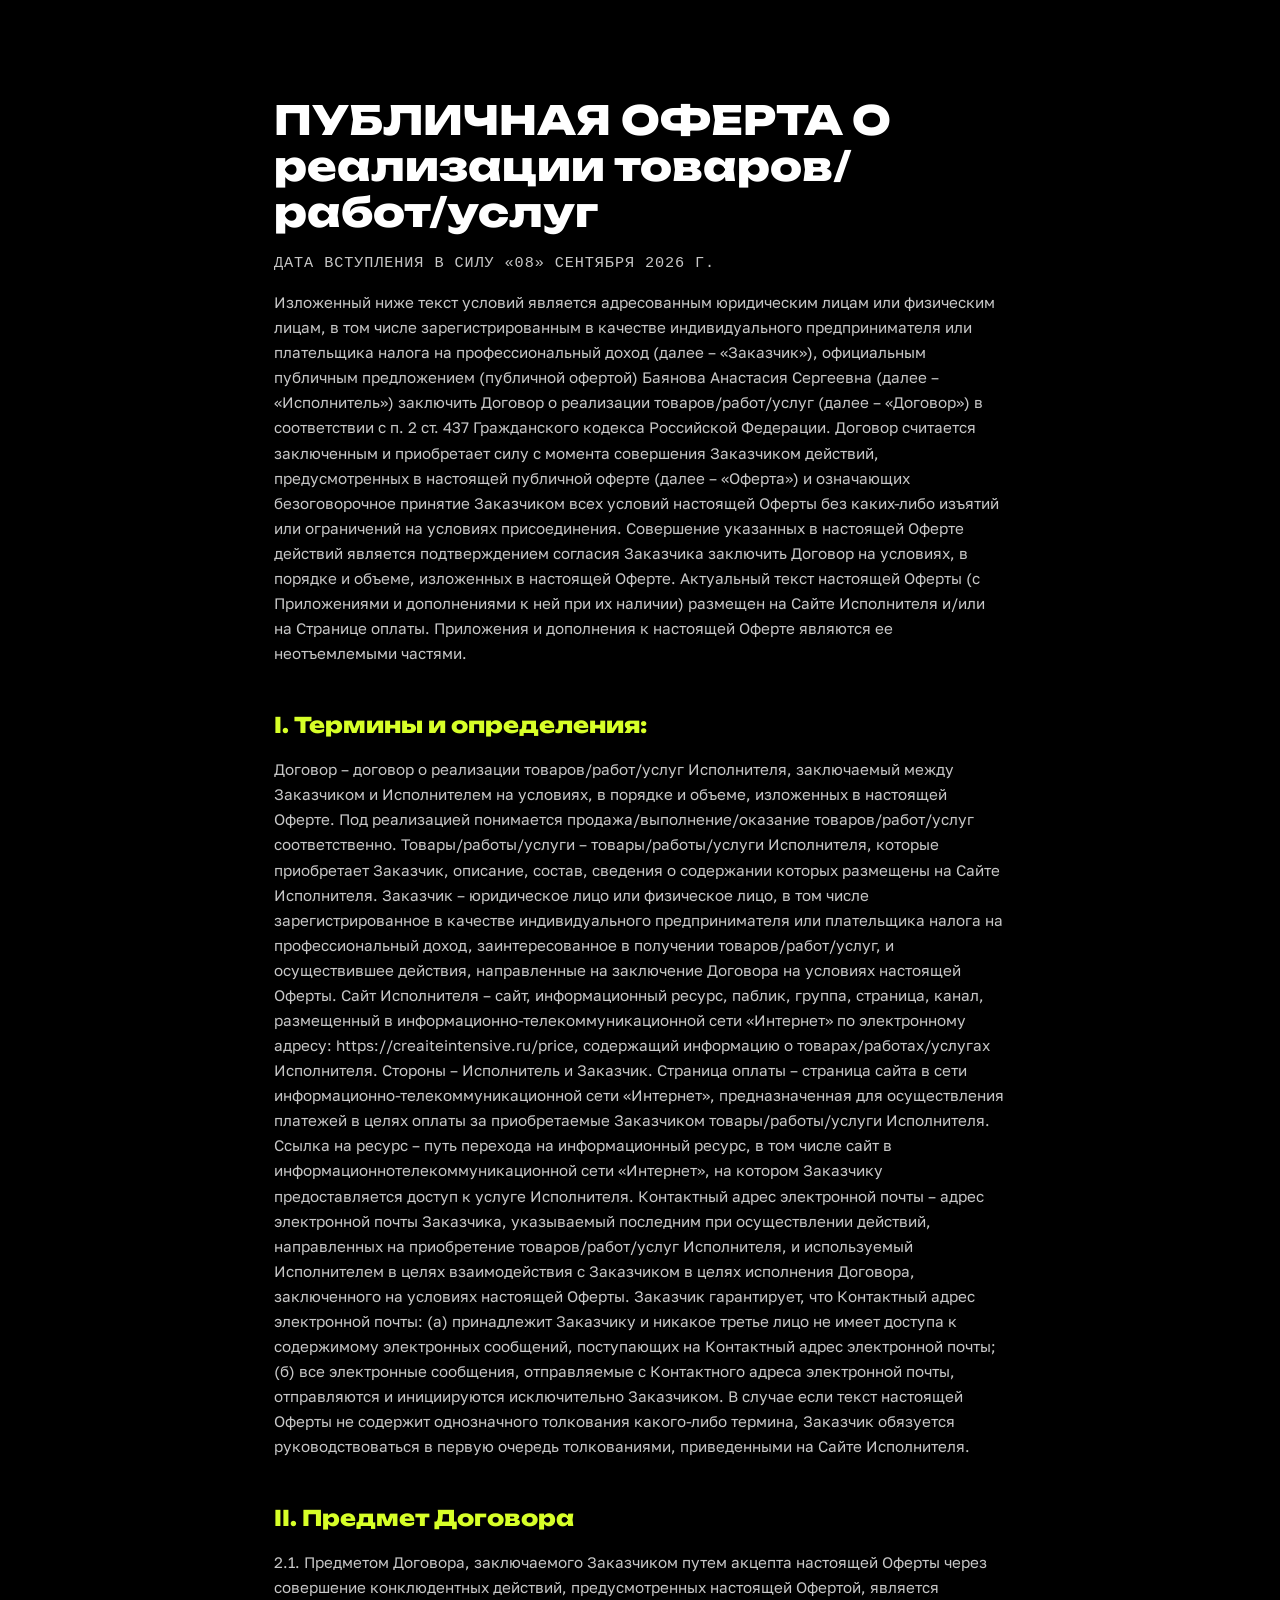
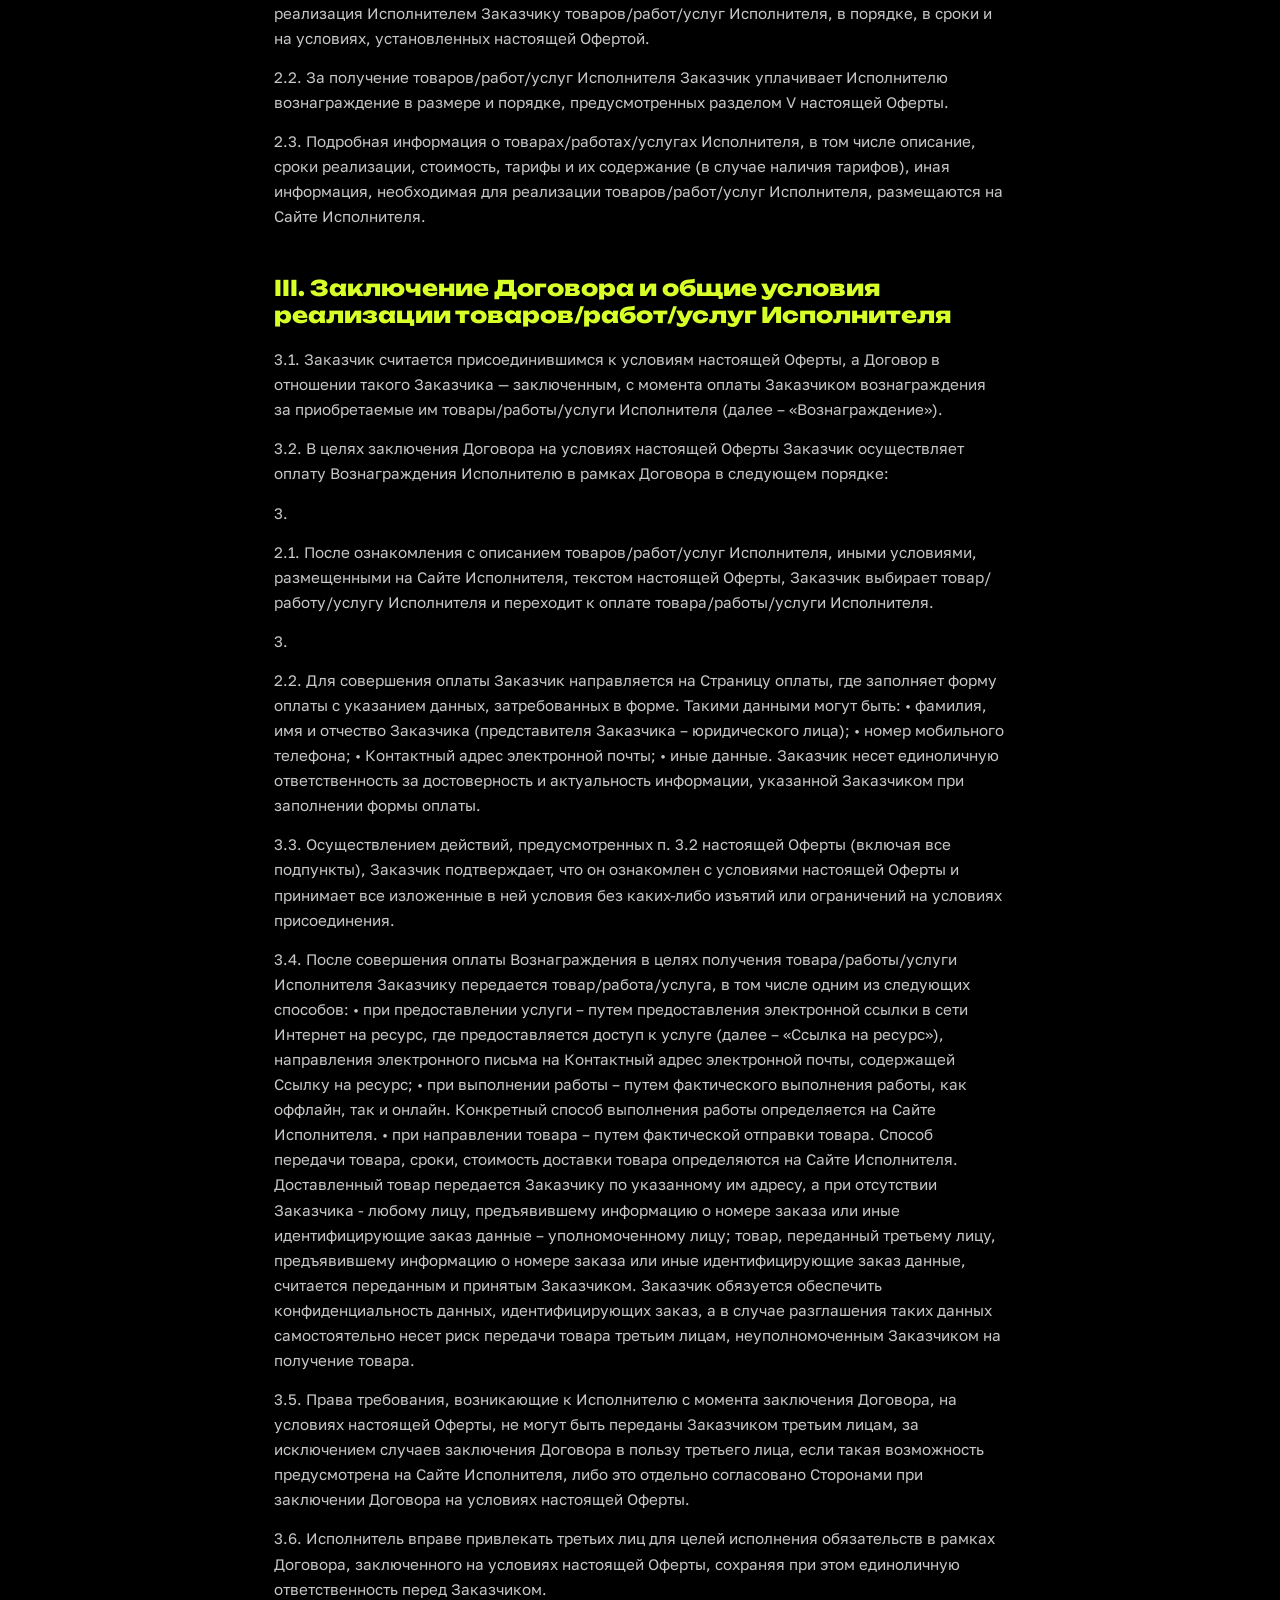
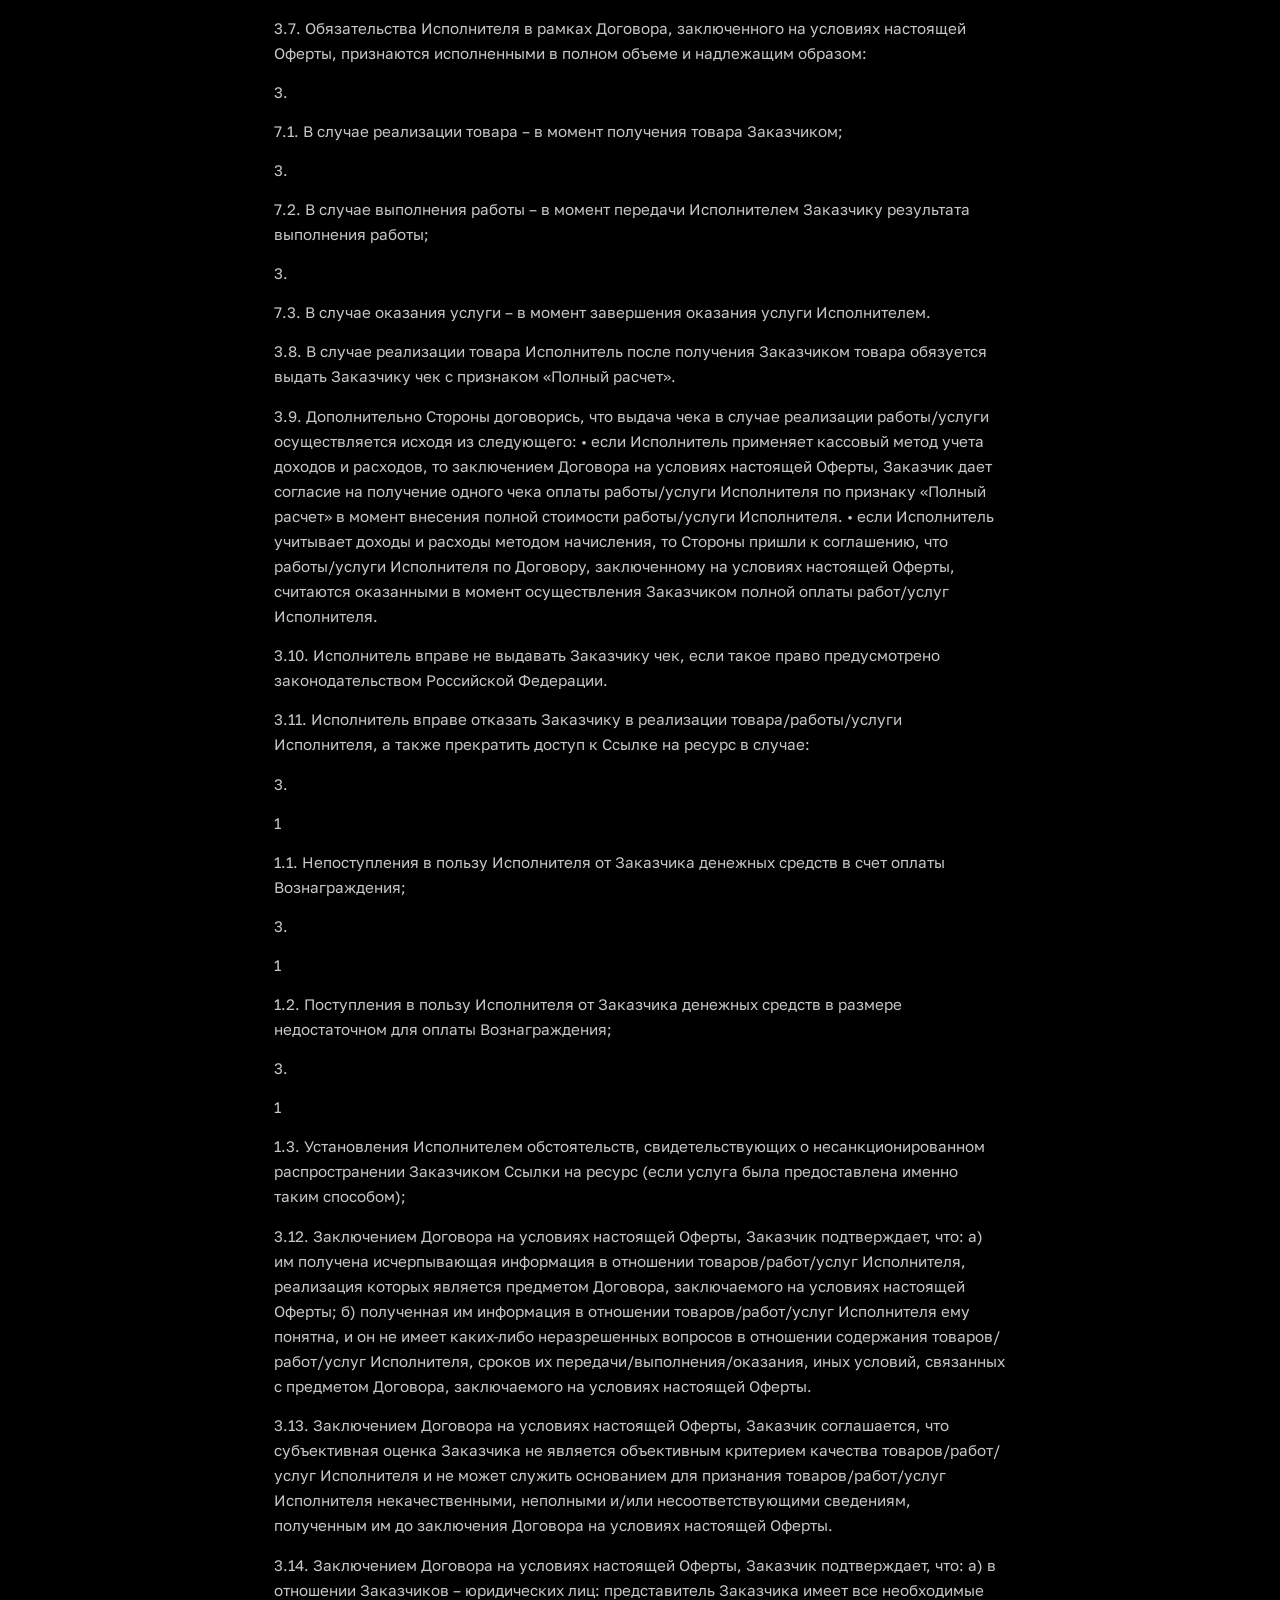
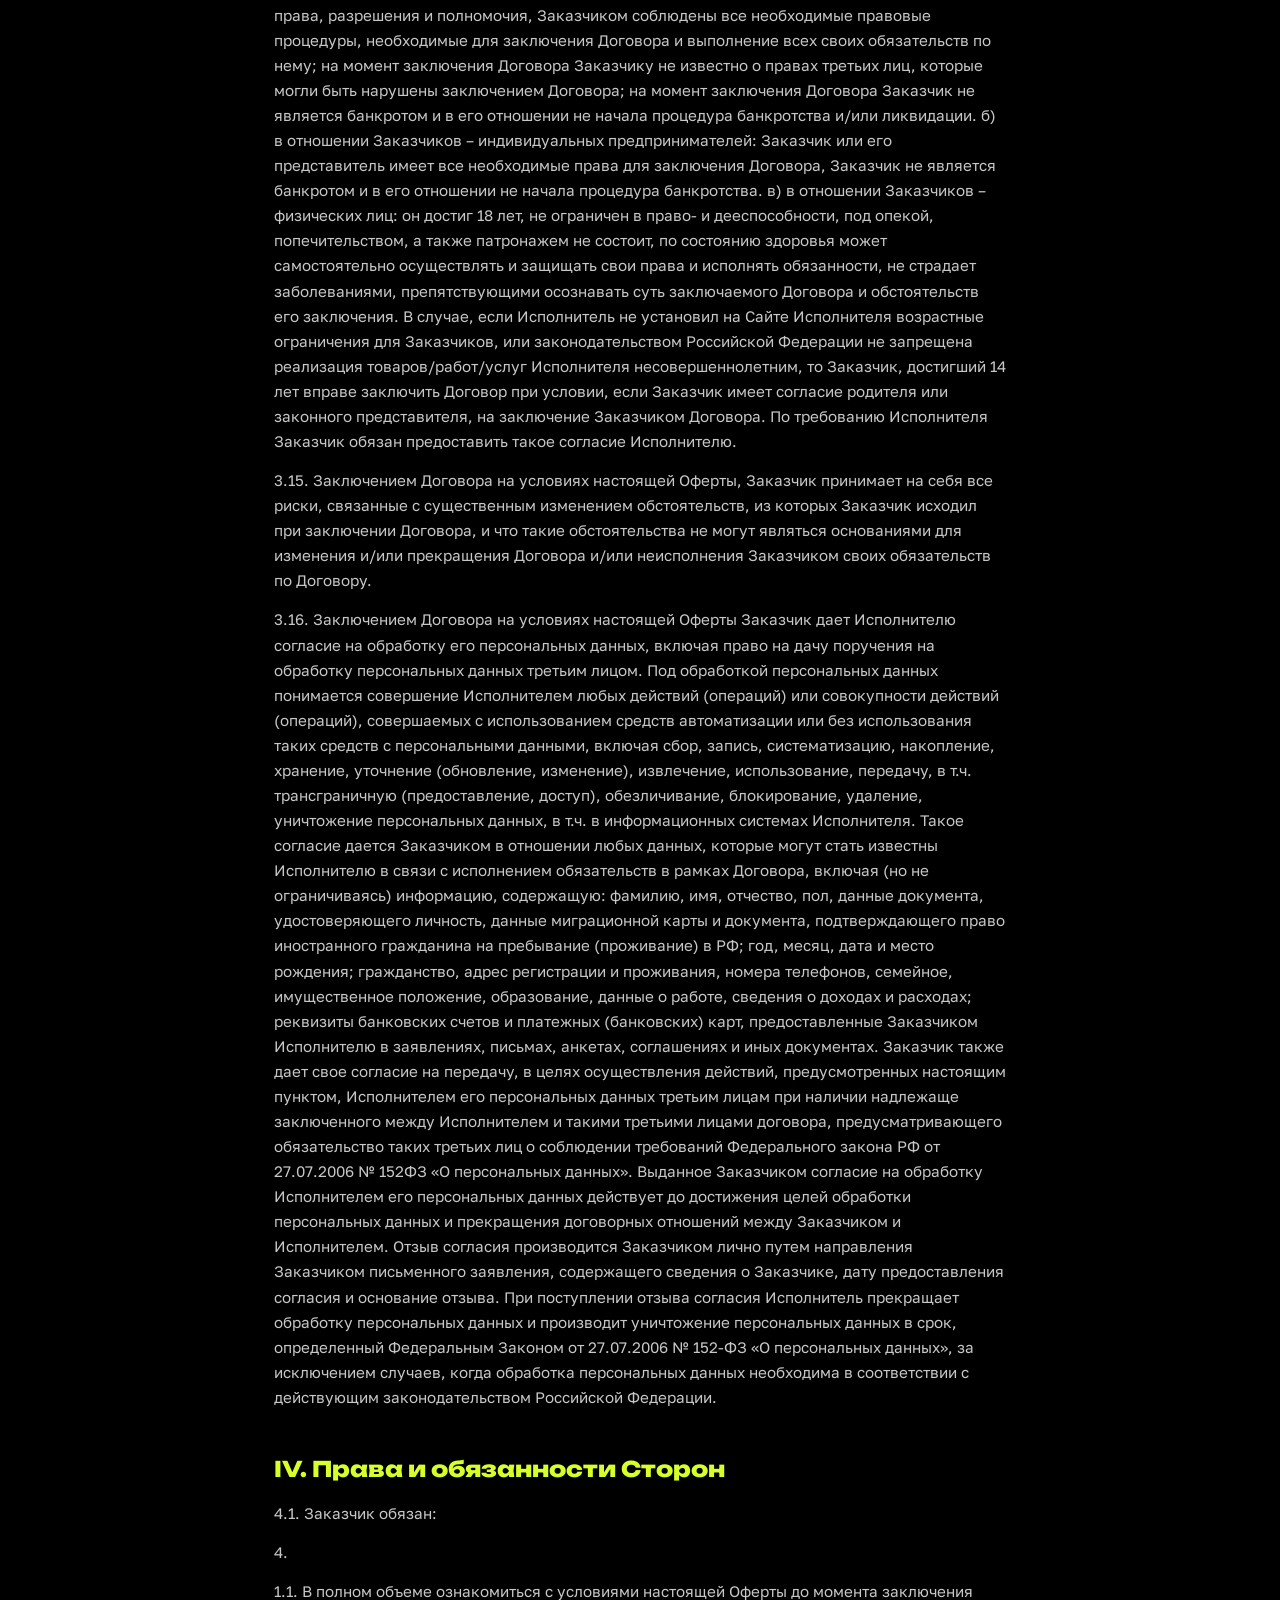
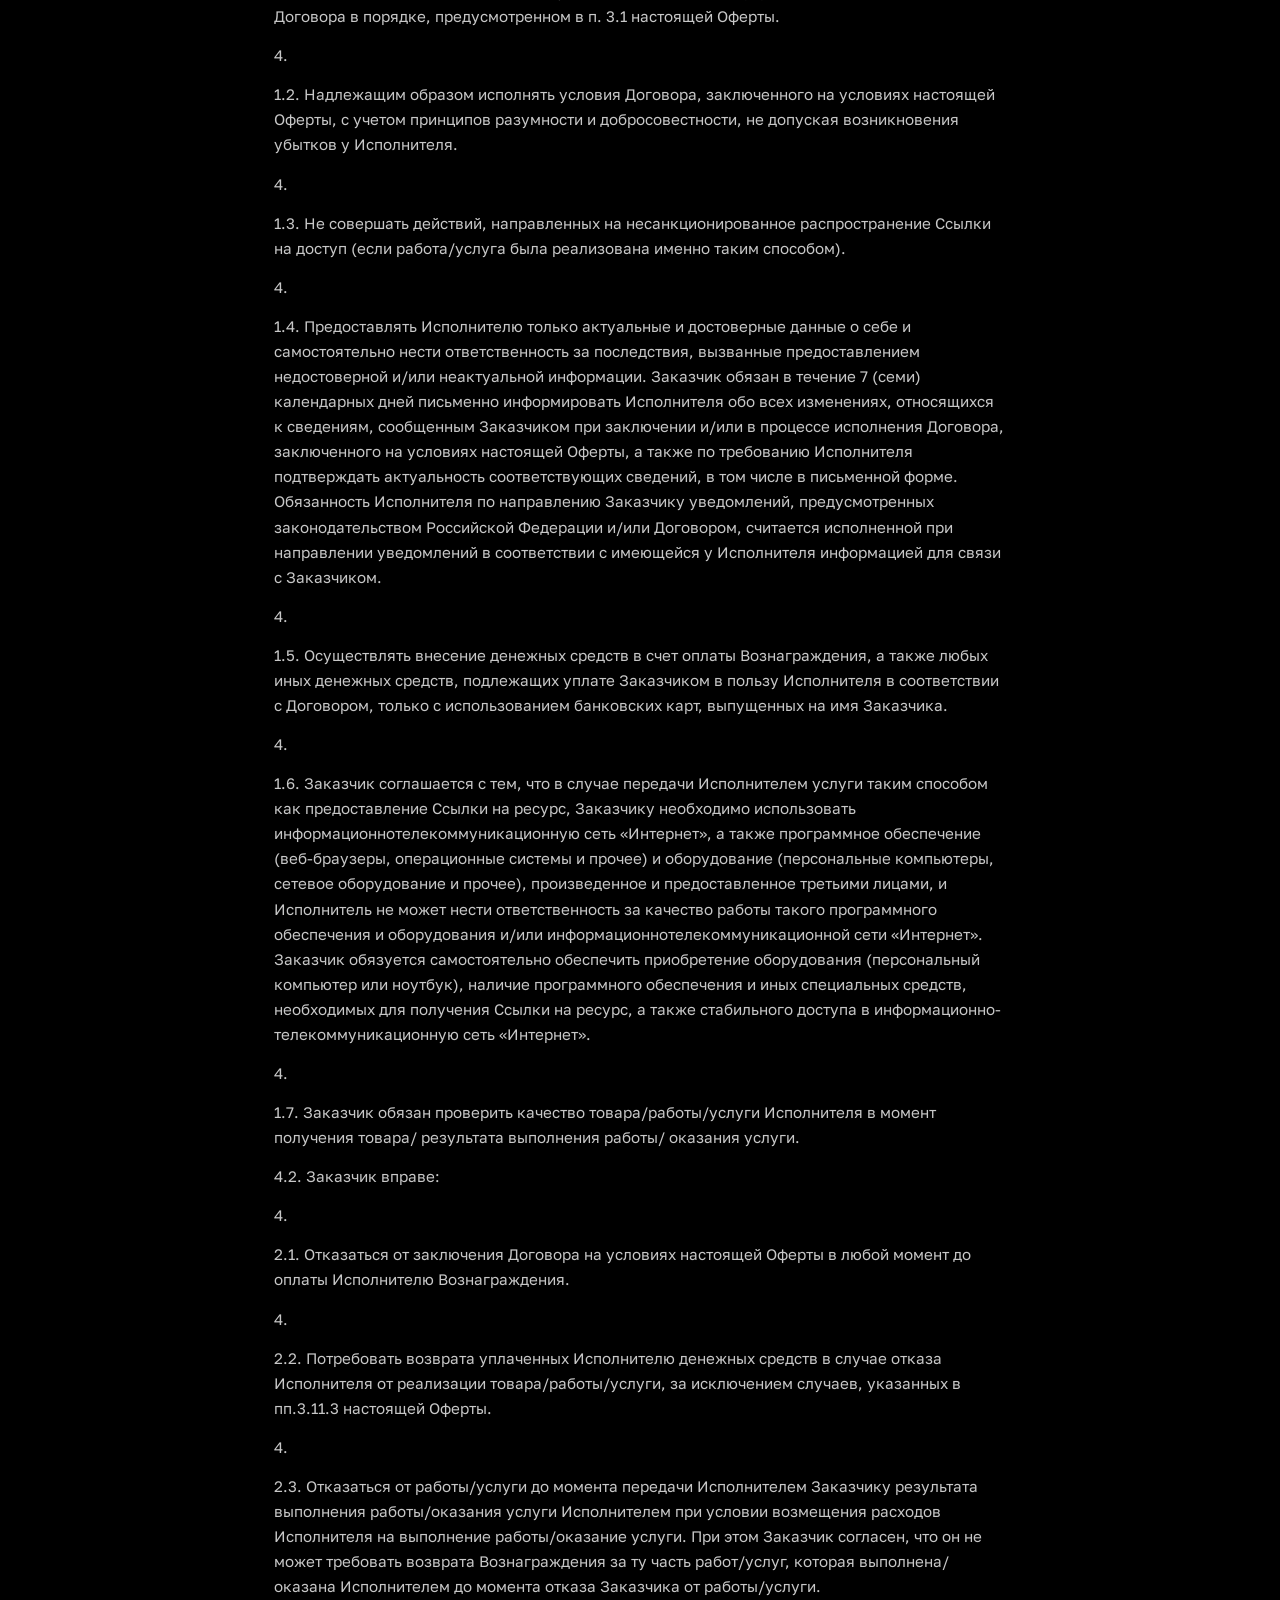
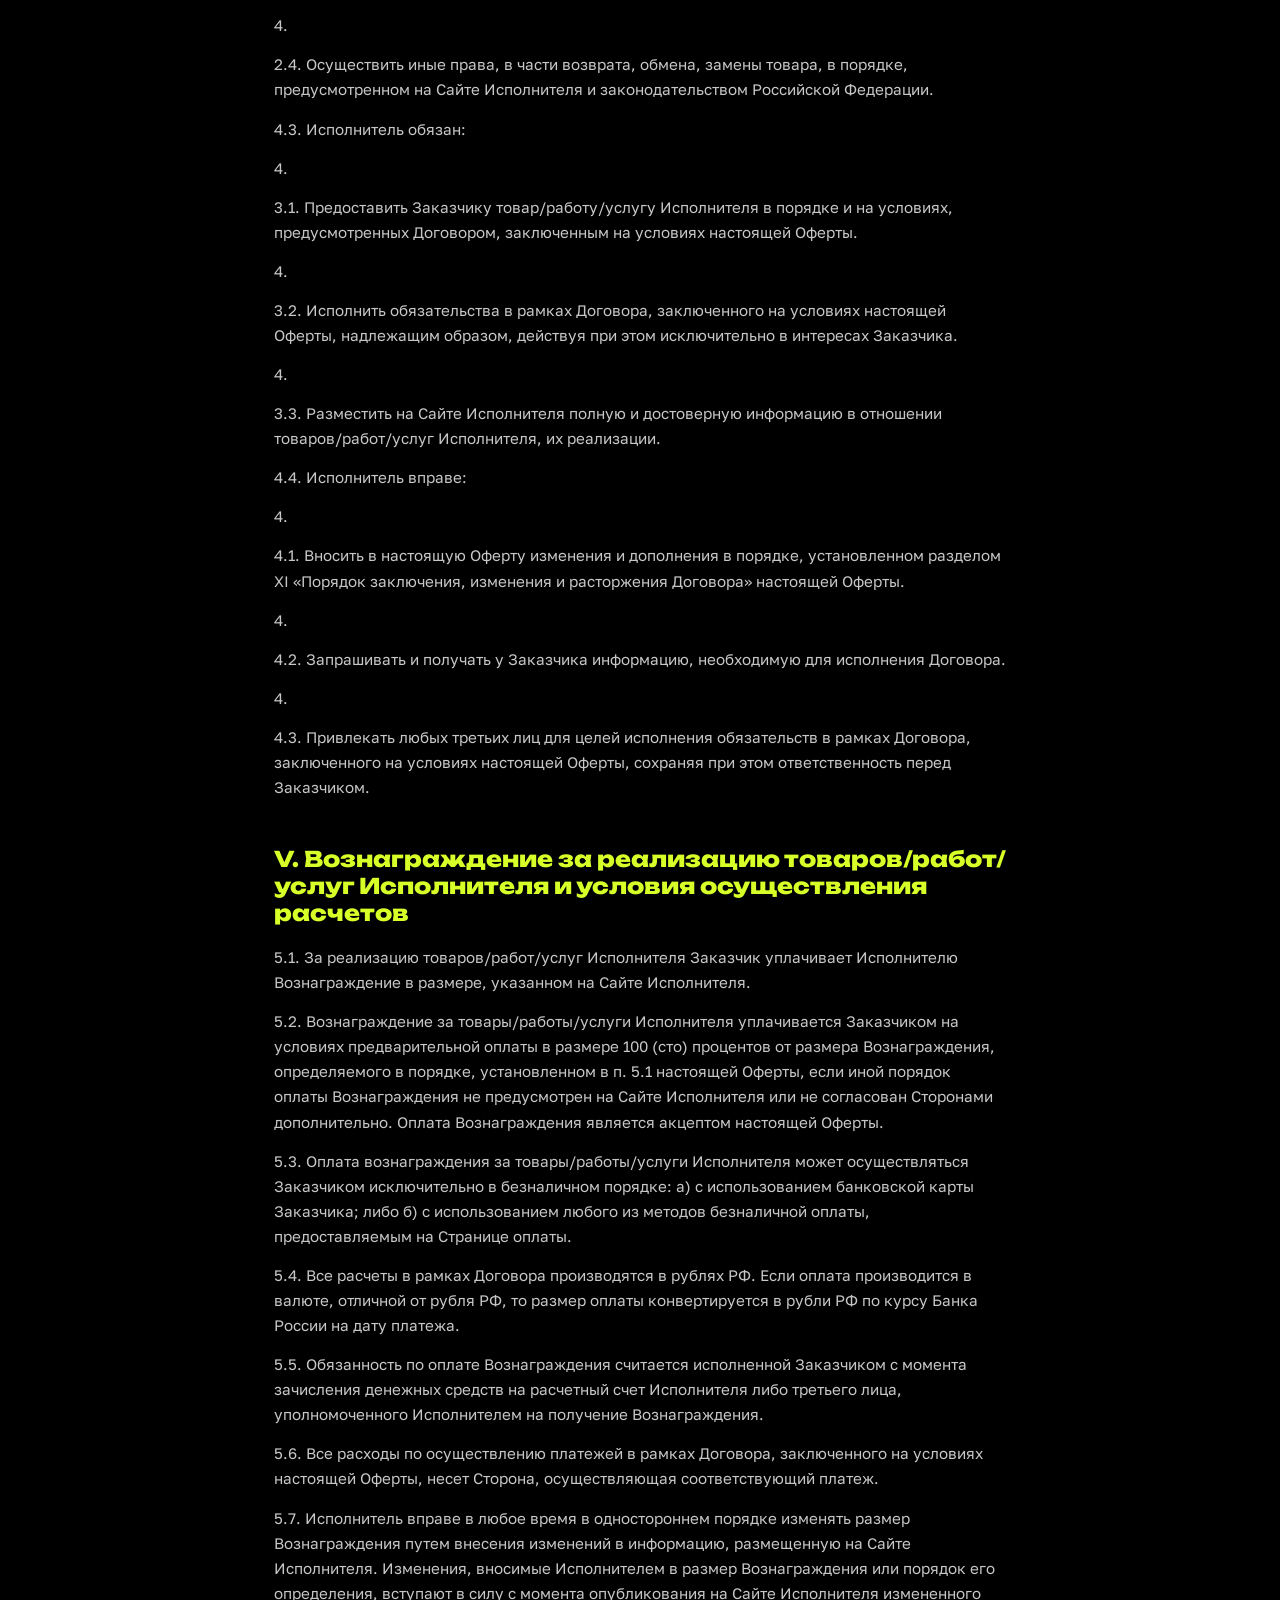
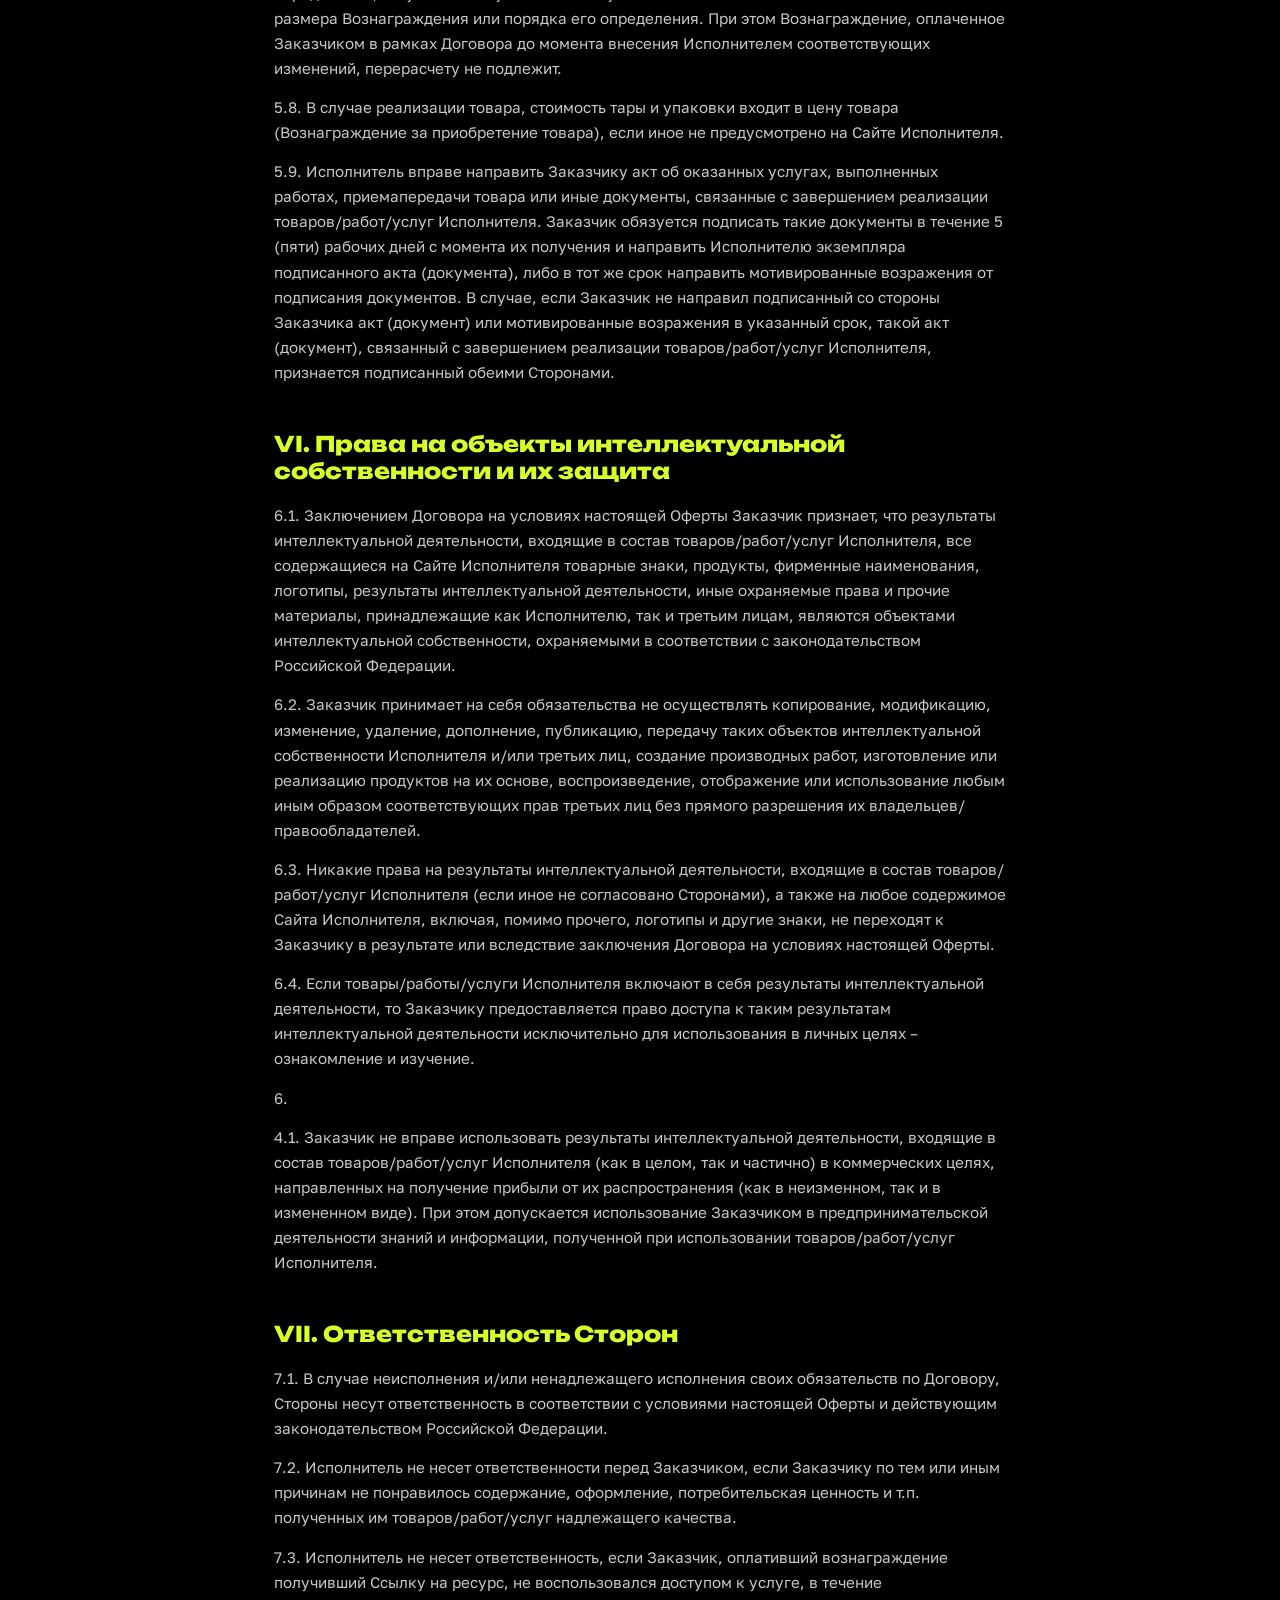
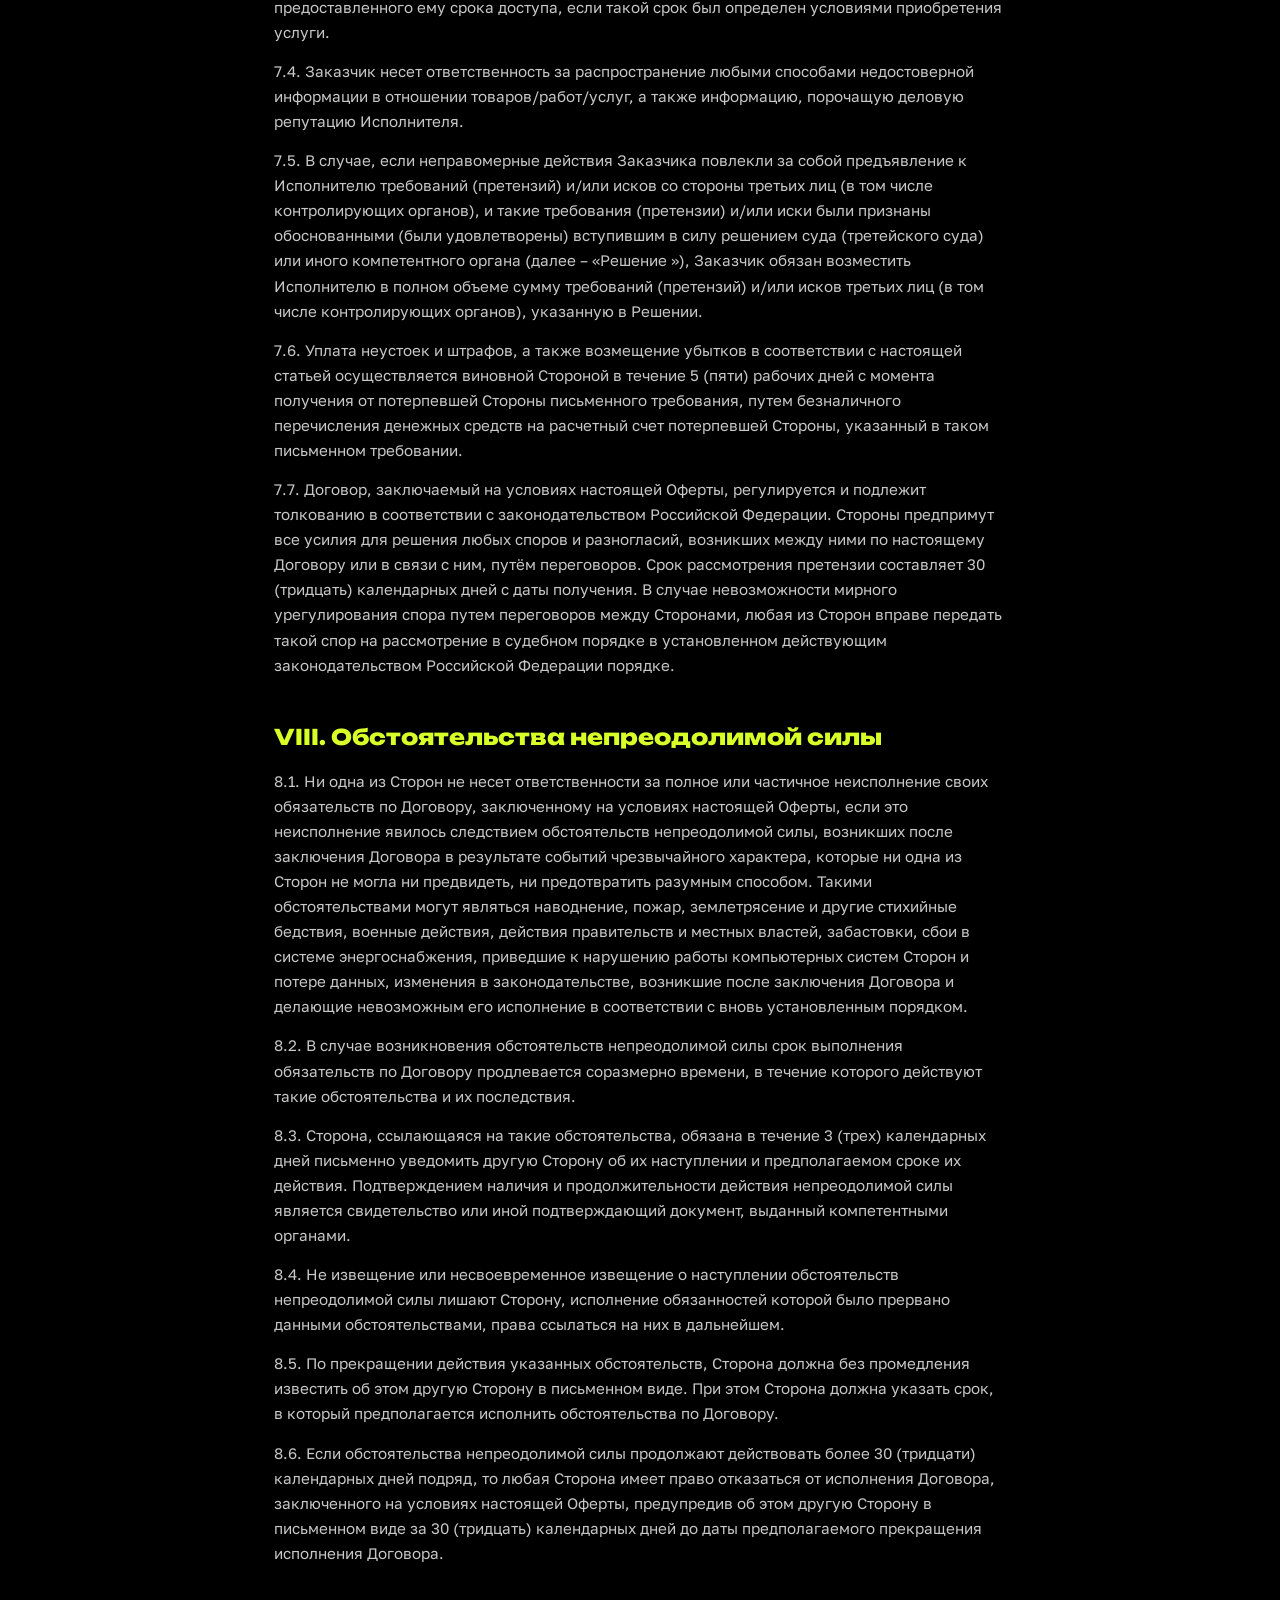
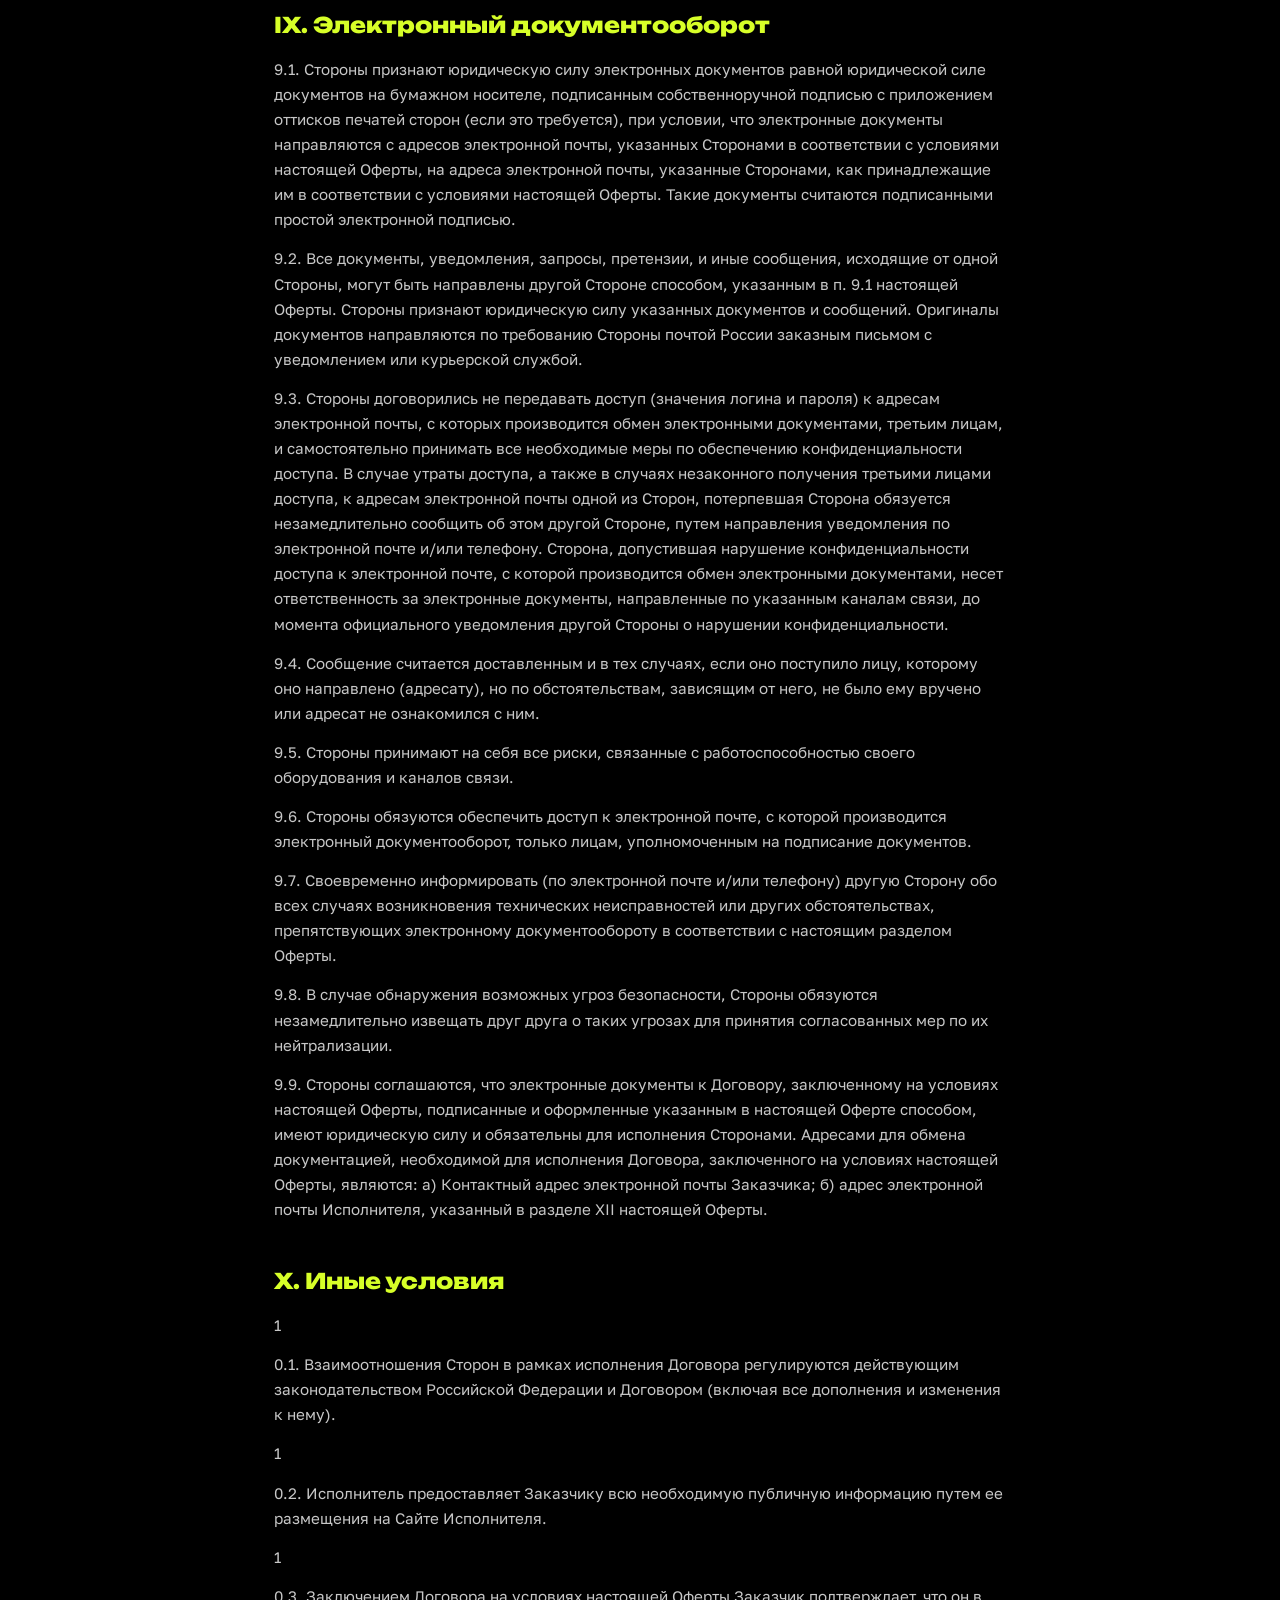
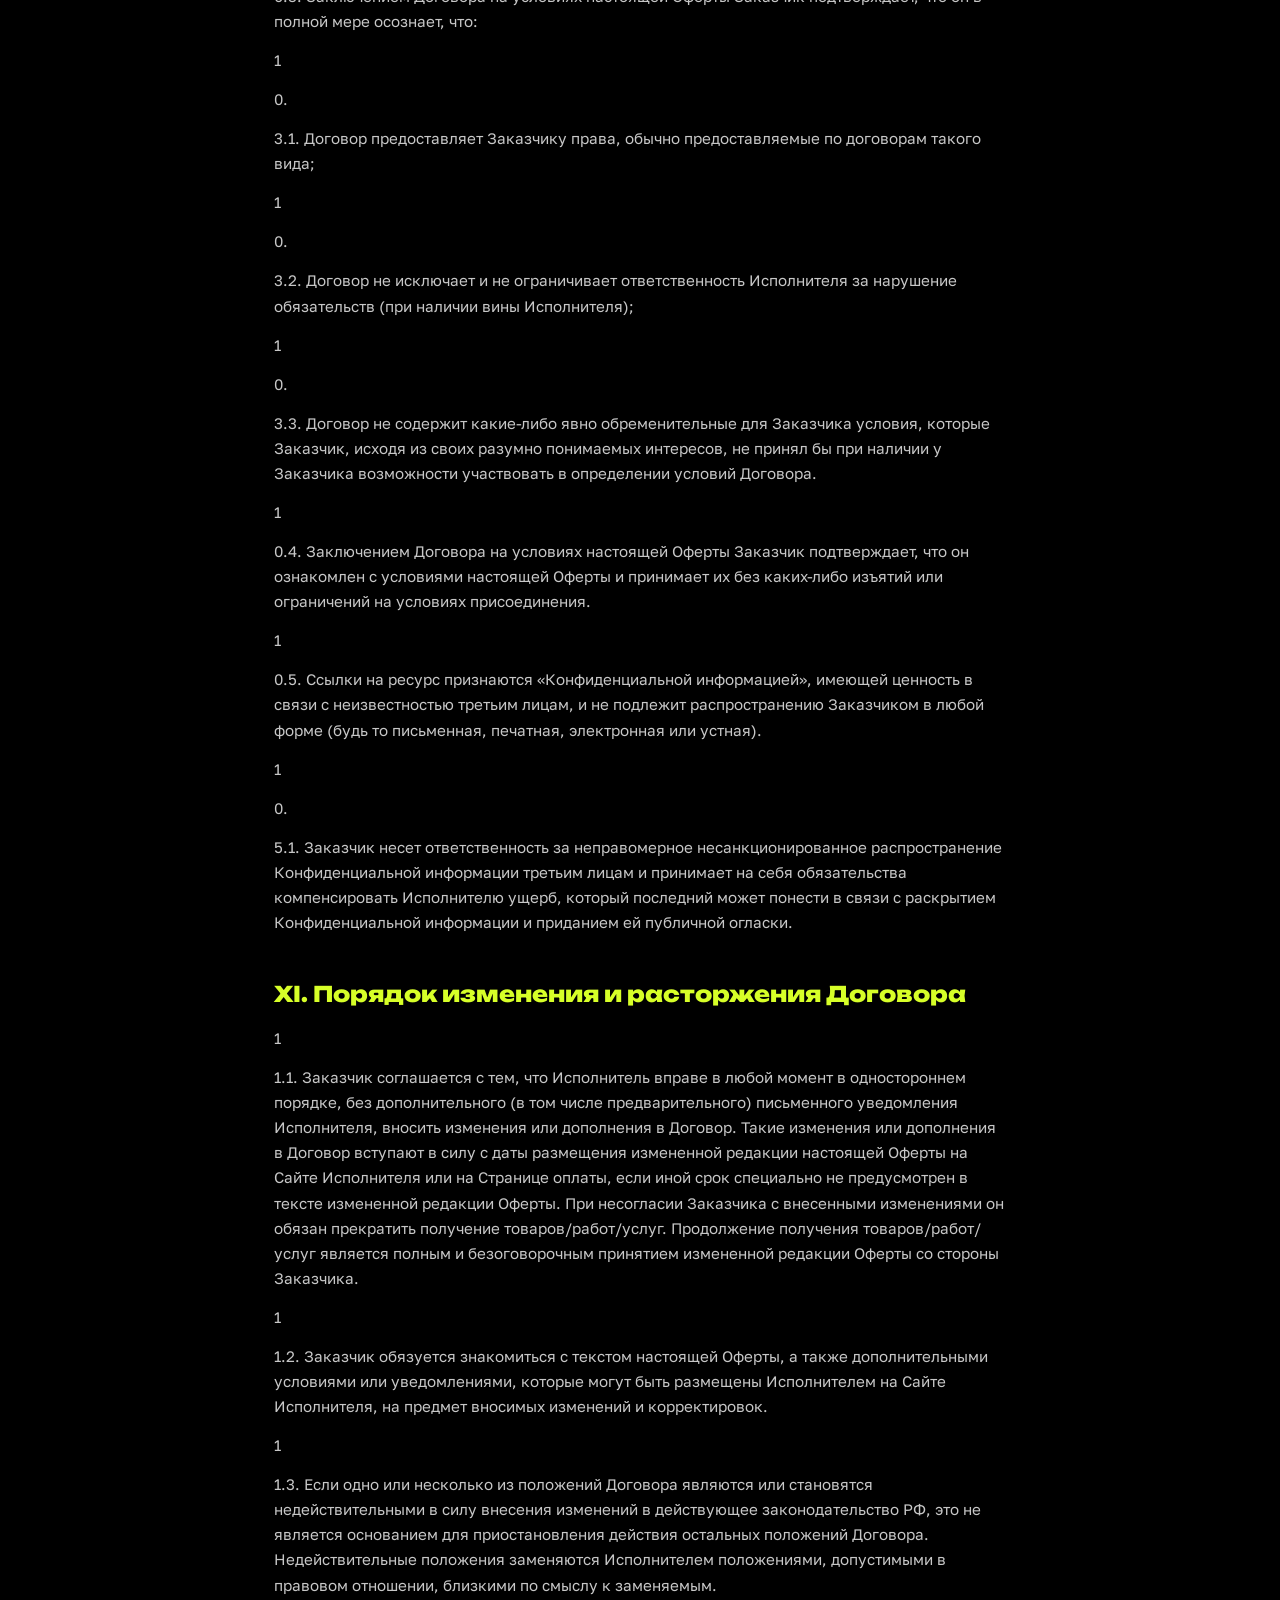
<file: oferta.html>
<!doctype html>
<html lang="ru">
<head>
<meta charset="UTF-8">
<meta name="viewport" content="width=device-width, initial-scale=1.0">
<title>Публичная оферта — creAIte</title>
<meta name="robots" content="noindex">
<link rel="icon" href="assets/img/favicon.svg" type="image/svg+xml">
<link rel="icon" href="assets/img/favicon-32.png" sizes="32x32" type="image/png">
<link href="https://fonts.googleapis.com/css2?family=Golos+Text:wght@400;500;700&family=Unbounded:wght@700;800&display=swap" rel="stylesheet" media="print" onload="this.media='all'">
<link rel="stylesheet" href="css/style.css?v=34">
<style>
  /* Документ читают с телефона и по диагонали, поэтому колонка узкая,
     межстрочный интервал крупный, а номера пунктов выделены цветом. */
  .doc { padding: 96px 0 90px; }
  .doc__inner { max-width: 780px; margin: 0 auto; }
  .doc h1 { font-family: var(--font-display); font-weight: 800;
            font-size: clamp(1.6rem, 4.4vw, 2.5rem); line-height: 1.15; }
  .doc__date { font-family: var(--font-mono); font-size: 0.82rem;
               letter-spacing: 0.06em; text-transform: uppercase;
               color: var(--acid); margin-top: 16px; }
  .doc h2 { font-family: var(--font-display); font-weight: 800;
            font-size: clamp(1.05rem, 2.4vw, 1.35rem); line-height: 1.25;
            color: var(--acid); margin: 46px 0 18px; }
  .doc p { font-size: 0.95rem; line-height: 1.65; color: rgba(255,255,255,0.78); }
  .doc p + p { margin-top: 14px; }
  .doc__back { display: inline-block; margin: 52px 0 0; color: var(--acid);
               text-decoration: underline; text-underline-offset: 4px; }
  .doc__legal { margin-top: 40px; padding-top: 26px;
                border-top: 1px solid var(--border);
                font-size: 0.8rem; line-height: 1.6; color: rgba(255,255,255,0.45); }
</style>
</head>
<body>
  <section class="doc">
    <div class="container doc__inner">
      <h1>ПУБЛИЧНАЯ ОФЕРТА О реализации товаров/работ/услуг</h1>
      <p class="doc__date">Дата вступления в силу «08» сентября 2026 г.</p>
      <p>Изложенный ниже текст условий является адресованным юридическим лицам или физическим лицам, в том числе зарегистрированным в качестве индивидуального предпринимателя или плательщика налога на профессиональный доход (далее – «Заказчик»), официальным публичным предложением (публичной офертой) Баянова Анастасия Сергеевна (далее – «Исполнитель») заключить Договор о реализации товаров/работ/услуг (далее – «Договор») в соответствии с п. 2 ст. 437 Гражданского кодекса Российской Федерации. Договор считается заключенным и приобретает силу с момента совершения Заказчиком действий, предусмотренных в настоящей публичной оферте (далее – «Оферта») и означающих безоговорочное принятие Заказчиком всех условий настоящей Оферты без каких-либо изъятий или ограничений на условиях присоединения. Совершение указанных в настоящей Оферте действий является подтверждением согласия Заказчика заключить Договор на условиях, в порядке и объеме, изложенных в настоящей Оферте. Актуальный текст настоящей Оферты (с Приложениями и дополнениями к ней при их наличии) размещен на Сайте Исполнителя и/или на Странице оплаты. Приложения и дополнения к настоящей Оферте являются ее неотъемлемыми частями.</p>
      <h2>I. Термины и определения:</h2>
      <p>Договор – договор о реализации товаров/работ/услуг Исполнителя, заключаемый между Заказчиком и Исполнителем на условиях, в порядке и объеме, изложенных в настоящей Оферте. Под реализацией понимается продажа/выполнение/оказание товаров/работ/услуг соответственно. Товары/работы/услуги – товары/работы/услуги Исполнителя, которые приобретает Заказчик, описание, состав, сведения о содержании которых размещены на Сайте Исполнителя. Заказчик – юридическое лицо или физическое лицо, в том числе зарегистрированное в качестве индивидуального предпринимателя или плательщика налога на профессиональный доход, заинтересованное в получении товаров/работ/услуг, и осуществившее действия, направленные на заключение Договора на условиях настоящей Оферты. Сайт Исполнителя – сайт, информационный ресурс, паблик, группа, страница, канал, размещенный в информационно-телекоммуникационной сети «Интернет» по электронному адресу: https://creaiteintensive.ru/price, содержащий информацию о товарах/работах/услугах Исполнителя. Стороны – Исполнитель и Заказчик. Страница оплаты – страница сайта в сети информационно-телекоммуникационной сети «Интернет», предназначенная для осуществления платежей в целях оплаты за приобретаемые Заказчиком товары/работы/услуги Исполнителя. Ссылка на ресурс – путь перехода на информационный ресурс, в том числе сайт в информационнотелекоммуникационной сети «Интернет», на котором Заказчику предоставляется доступ к услуге Исполнителя. Контактный адрес электронной почты – адрес электронной почты Заказчика, указываемый последним при осуществлении действий, направленных на приобретение товаров/работ/услуг Исполнителя, и используемый Исполнителем в целях взаимодействия с Заказчиком в целях исполнения Договора, заключенного на условиях настоящей Оферты. Заказчик гарантирует, что Контактный адрес электронной почты: (а) принадлежит Заказчику и никакое третье лицо не имеет доступа к содержимому электронных сообщений, поступающих на Контактный адрес электронной почты; (б) все электронные сообщения, отправляемые с Контактного адреса электронной почты, отправляются и инициируются исключительно Заказчиком. В случае если текст настоящей Оферты не содержит однозначного толкования какого-либо термина, Заказчик обязуется руководствоваться в первую очередь толкованиями, приведенными на Сайте Исполнителя.</p>
      <h2>II. Предмет Договора</h2>
      <p>2.1. Предметом Договора, заключаемого Заказчиком путем акцепта настоящей Оферты через совершение конклюдентных действий, предусмотренных настоящей Офертой, является реализация Исполнителем Заказчику товаров/работ/услуг Исполнителя, в порядке, в сроки и на условиях, установленных настоящей Офертой.</p>
      <p>2.2. За получение товаров/работ/услуг Исполнителя Заказчик уплачивает Исполнителю вознаграждение в размере и порядке, предусмотренных разделом V настоящей Оферты.</p>
      <p>2.3. Подробная информация о товарах/работах/услугах Исполнителя, в том числе описание, сроки реализации, стоимость, тарифы и их содержание (в случае наличия тарифов), иная информация, необходимая для реализации товаров/работ/услуг Исполнителя, размещаются на Сайте Исполнителя.</p>
      <h2>III. Заключение Договора и общие условия реализации товаров/работ/услуг Исполнителя</h2>
      <p>3.1. Заказчик считается присоединившимся к условиям настоящей Оферты, а Договор в отношении такого Заказчика — заключенным, с момента оплаты Заказчиком вознаграждения за приобретаемые им товары/работы/услуги Исполнителя (далее – «Вознаграждение»).</p>
      <p>3.2. В целях заключения Договора на условиях настоящей Оферты Заказчик осуществляет оплату Вознаграждения Исполнителю в рамках Договора в следующем порядке:</p>
      <p>3.</p>
      <p>2.1. После ознакомления с описанием товаров/работ/услуг Исполнителя, иными условиями, размещенными на Сайте Исполнителя, текстом настоящей Оферты, Заказчик выбирает товар/работу/услугу Исполнителя и переходит к оплате товара/работы/услуги Исполнителя.</p>
      <p>3.</p>
      <p>2.2. Для совершения оплаты Заказчик направляется на Страницу оплаты, где заполняет форму оплаты с указанием данных, затребованных в форме. Такими данными могут быть: • фамилия, имя и отчество Заказчика (представителя Заказчика – юридического лица); • номер мобильного телефона; • Контактный адрес электронной почты; • иные данные. Заказчик несет единоличную ответственность за достоверность и актуальность информации, указанной Заказчиком при заполнении формы оплаты.</p>
      <p>3.3. Осуществлением действий, предусмотренных п. 3.2 настоящей Оферты (включая все подпункты), Заказчик подтверждает, что он ознакомлен с условиями настоящей Оферты и принимает все изложенные в ней условия без каких-либо изъятий или ограничений на условиях присоединения.</p>
      <p>3.4. После совершения оплаты Вознаграждения в целях получения товара/работы/услуги Исполнителя Заказчику передается товар/работа/услуга, в том числе одним из следующих способов: • при предоставлении услуги – путем предоставления электронной ссылки в сети Интернет на ресурс, где предоставляется доступ к услуге (далее – «Ссылка на ресурс»), направления электронного письма на Контактный адрес электронной почты, содержащей Ссылку на ресурс; • при выполнении работы – путем фактического выполнения работы, как оффлайн, так и онлайн. Конкретный способ выполнения работы определяется на Сайте Исполнителя. • при направлении товара – путем фактической отправки товара. Способ передачи товара, сроки, стоимость доставки товара определяются на Сайте Исполнителя. Доставленный товар передается Заказчику по указанному им адресу, а при отсутствии Заказчика - любому лицу, предъявившему информацию о номере заказа или иные идентифицирующие заказ данные – уполномоченному лицу; товар, переданный третьему лицу, предъявившему информацию о номере заказа или иные идентифицирующие заказ данные, считается переданным и принятым Заказчиком. Заказчик обязуется обеспечить конфиденциальность данных, идентифицирующих заказ, а в случае разглашения таких данных самостоятельно несет риск передачи товара третьим лицам, неуполномоченным Заказчиком на получение товара.</p>
      <p>3.5. Права требования, возникающие к Исполнителю с момента заключения Договора, на условиях настоящей Оферты, не могут быть переданы Заказчиком третьим лицам, за исключением случаев заключения Договора в пользу третьего лица, если такая возможность предусмотрена на Сайте Исполнителя, либо это отдельно согласовано Сторонами при заключении Договора на условиях настоящей Оферты.</p>
      <p>3.6. Исполнитель вправе привлекать третьих лиц для целей исполнения обязательств в рамках Договора, заключенного на условиях настоящей Оферты, сохраняя при этом единоличную ответственность перед Заказчиком.</p>
      <p>3.7. Обязательства Исполнителя в рамках Договора, заключенного на условиях настоящей Оферты, признаются исполненными в полном объеме и надлежащим образом:</p>
      <p>3.</p>
      <p>7.1. В случае реализации товара – в момент получения товара Заказчиком;</p>
      <p>3.</p>
      <p>7.2. В случае выполнения работы – в момент передачи Исполнителем Заказчику результата выполнения работы;</p>
      <p>3.</p>
      <p>7.3. В случае оказания услуги – в момент завершения оказания услуги Исполнителем.</p>
      <p>3.8. В случае реализации товара Исполнитель после получения Заказчиком товара обязуется выдать Заказчику чек с признаком «Полный расчет».</p>
      <p>3.9. Дополнительно Стороны договорись, что выдача чека в случае реализации работы/услуги осуществляется исходя из следующего: • если Исполнитель применяет кассовый метод учета доходов и расходов, то заключением Договора на условиях настоящей Оферты, Заказчик дает согласие на получение одного чека оплаты работы/услуги Исполнителя по признаку «Полный расчет» в момент внесения полной стоимости работы/услуги Исполнителя. • если Исполнитель учитывает доходы и расходы методом начисления, то Стороны пришли к соглашению, что работы/услуги Исполнителя по Договору, заключенному на условиях настоящей Оферты, считаются оказанными в момент осуществления Заказчиком полной оплаты работ/услуг Исполнителя.</p>
      <p>3.10. Исполнитель вправе не выдавать Заказчику чек, если такое право предусмотрено законодательством Российской Федерации.</p>
      <p>3.11. Исполнитель вправе отказать Заказчику в реализации товара/работы/услуги Исполнителя, а также прекратить доступ к Ссылке на ресурс в случае:</p>
      <p>3.</p>
      <p>1</p>
      <p>1.1. Непоступления в пользу Исполнителя от Заказчика денежных средств в счет оплаты Вознаграждения;</p>
      <p>3.</p>
      <p>1</p>
      <p>1.2. Поступления в пользу Исполнителя от Заказчика денежных средств в размере недостаточном для оплаты Вознаграждения;</p>
      <p>3.</p>
      <p>1</p>
      <p>1.3. Установления Исполнителем обстоятельств, свидетельствующих о несанкционированном распространении Заказчиком Ссылки на ресурс (если услуга была предоставлена именно таким способом);</p>
      <p>3.12. Заключением Договора на условиях настоящей Оферты, Заказчик подтверждает, что: а) им получена исчерпывающая информация в отношении товаров/работ/услуг Исполнителя, реализация которых является предметом Договора, заключаемого на условиях настоящей Оферты; б) полученная им информация в отношении товаров/работ/услуг Исполнителя ему понятна, и он не имеет каких-либо неразрешенных вопросов в отношении содержания товаров/работ/услуг Исполнителя, сроков их передачи/выполнения/оказания, иных условий, связанных с предметом Договора, заключаемого на условиях настоящей Оферты.</p>
      <p>3.13. Заключением Договора на условиях настоящей Оферты, Заказчик соглашается, что субъективная оценка Заказчика не является объективным критерием качества товаров/работ/услуг Исполнителя и не может служить основанием для признания товаров/работ/услуг Исполнителя некачественными, неполными и/или несоответствующими сведениям, полученным им до заключения Договора на условиях настоящей Оферты.</p>
      <p>3.14. Заключением Договора на условиях настоящей Оферты, Заказчик подтверждает, что: а) в отношении Заказчиков – юридических лиц: представитель Заказчика имеет все необходимые права, разрешения и полномочия, Заказчиком соблюдены все необходимые правовые процедуры, необходимые для заключения Договора и выполнение всех своих обязательств по нему; на момент заключения Договора Заказчику не известно о правах третьих лиц, которые могли быть нарушены заключением Договора; на момент заключения Договора Заказчик не является банкротом и в его отношении не начала процедура банкротства и/или ликвидации. б) в отношении Заказчиков – индивидуальных предпринимателей: Заказчик или его представитель имеет все необходимые права для заключения Договора, Заказчик не является банкротом и в его отношении не начала процедура банкротства. в) в отношении Заказчиков – физических лиц: он достиг 18 лет, не ограничен в право- и дееспособности, под опекой, попечительством, а также патронажем не состоит, по состоянию здоровья может самостоятельно осуществлять и защищать свои права и исполнять обязанности, не страдает заболеваниями, препятствующими осознавать суть заключаемого Договора и обстоятельств его заключения. В случае, если Исполнитель не установил на Сайте Исполнителя возрастные ограничения для Заказчиков, или законодательством Российской Федерации не запрещена реализация товаров/работ/услуг Исполнителя несовершеннолетним, то Заказчик, достигший 14 лет вправе заключить Договор при условии, если Заказчик имеет согласие родителя или законного представителя, на заключение Заказчиком Договора. По требованию Исполнителя Заказчик обязан предоставить такое согласие Исполнителю.</p>
      <p>3.15. Заключением Договора на условиях настоящей Оферты, Заказчик принимает на себя все риски, связанные с существенным изменением обстоятельств, из которых Заказчик исходил при заключении Договора, и что такие обстоятельства не могут являться основаниями для изменения и/или прекращения Договора и/или неисполнения Заказчиком своих обязательств по Договору.</p>
      <p>3.16. Заключением Договора на условиях настоящей Оферты Заказчик дает Исполнителю согласие на обработку его персональных данных, включая право на дачу поручения на обработку персональных данных третьим лицом. Под обработкой персональных данных понимается совершение Исполнителем любых действий (операций) или совокупности действий (операций), совершаемых с использованием средств автоматизации или без использования таких средств с персональными данными, включая сбор, запись, систематизацию, накопление, хранение, уточнение (обновление, изменение), извлечение, использование, передачу, в т.ч. трансграничную (предоставление, доступ), обезличивание, блокирование, удаление, уничтожение персональных данных, в т.ч. в информационных системах Исполнителя. Такое согласие дается Заказчиком в отношении любых данных, которые могут стать известны Исполнителю в связи с исполнением обязательств в рамках Договора, включая (но не ограничиваясь) информацию, содержащую: фамилию, имя, отчество, пол, данные документа, удостоверяющего личность, данные миграционной карты и документа, подтверждающего право иностранного гражданина на пребывание (проживание) в РФ; год, месяц, дата и место рождения; гражданство, адрес регистрации и проживания, номера телефонов, семейное, имущественное положение, образование, данные о работе, сведения о доходах и расходах; реквизиты банковских счетов и платежных (банковских) карт, предоставленные Заказчиком Исполнителю в заявлениях, письмах, анкетах, соглашениях и иных документах. Заказчик также дает свое согласие на передачу, в целях осуществления действий, предусмотренных настоящим пунктом, Исполнителем его персональных данных третьим лицам при наличии надлежаще заключенного между Исполнителем и такими третьими лицами договора, предусматривающего обязательство таких третьих лиц о соблюдении требований Федерального закона РФ от 27.07.2006 № 152ФЗ «О персональных данных». Выданное Заказчиком согласие на обработку Исполнителем его персональных данных действует до достижения целей обработки персональных данных и прекращения договорных отношений между Заказчиком и Исполнителем. Отзыв согласия производится Заказчиком лично путем направления Заказчиком письменного заявления, содержащего сведения о Заказчике, дату предоставления согласия и основание отзыва. При поступлении отзыва согласия Исполнитель прекращает обработку персональных данных и производит уничтожение персональных данных в срок, определенный Федеральным Законом от 27.07.2006 № 152-ФЗ «О персональных данных», за исключением случаев, когда обработка персональных данных необходима в соответствии с действующим законодательством Российской Федерации.</p>
      <h2>IV. Права и обязанности Сторон</h2>
      <p>4.1. Заказчик обязан:</p>
      <p>4.</p>
      <p>1.1. В полном объеме ознакомиться с условиями настоящей Оферты до момента заключения Договора в порядке, предусмотренном в п. 3.1 настоящей Оферты.</p>
      <p>4.</p>
      <p>1.2. Надлежащим образом исполнять условия Договора, заключенного на условиях настоящей Оферты, с учетом принципов разумности и добросовестности, не допуская возникновения убытков у Исполнителя.</p>
      <p>4.</p>
      <p>1.3. Не совершать действий, направленных на несанкционированное распространение Ссылки на доступ (если работа/услуга была реализована именно таким способом).</p>
      <p>4.</p>
      <p>1.4. Предоставлять Исполнителю только актуальные и достоверные данные о себе и самостоятельно нести ответственность за последствия, вызванные предоставлением недостоверной и/или неактуальной информации. Заказчик обязан в течение 7 (семи) календарных дней письменно информировать Исполнителя обо всех изменениях, относящихся к сведениям, сообщенным Заказчиком при заключении и/или в процессе исполнения Договора, заключенного на условиях настоящей Оферты, а также по требованию Исполнителя подтверждать актуальность соответствующих сведений, в том числе в письменной форме. Обязанность Исполнителя по направлению Заказчику уведомлений, предусмотренных законодательством Российской Федерации и/или Договором, считается исполненной при направлении уведомлений в соответствии с имеющейся у Исполнителя информацией для связи с Заказчиком.</p>
      <p>4.</p>
      <p>1.5. Осуществлять внесение денежных средств в счет оплаты Вознаграждения, а также любых иных денежных средств, подлежащих уплате Заказчиком в пользу Исполнителя в соответствии с Договором, только с использованием банковских карт, выпущенных на имя Заказчика.</p>
      <p>4.</p>
      <p>1.6. Заказчик соглашается с тем, что в случае передачи Исполнителем услуги таким способом как предоставление Ссылки на ресурс, Заказчику необходимо использовать информационнотелекоммуникационную сеть «Интернет», а также программное обеспечение (веб-браузеры, операционные системы и прочее) и оборудование (персональные компьютеры, сетевое оборудование и прочее), произведенное и предоставленное третьими лицами, и Исполнитель не может нести ответственность за качество работы такого программного обеспечения и оборудования и/или информационнотелекоммуникационной сети «Интернет». Заказчик обязуется самостоятельно обеспечить приобретение оборудования (персональный компьютер или ноутбук), наличие программного обеспечения и иных специальных средств, необходимых для получения Ссылки на ресурс, а также стабильного доступа в информационно-телекоммуникационную сеть «Интернет».</p>
      <p>4.</p>
      <p>1.7. Заказчик обязан проверить качество товара/работы/услуги Исполнителя в момент получения товара/ результата выполнения работы/ оказания услуги.</p>
      <p>4.2. Заказчик вправе:</p>
      <p>4.</p>
      <p>2.1. Отказаться от заключения Договора на условиях настоящей Оферты в любой момент до оплаты Исполнителю Вознаграждения.</p>
      <p>4.</p>
      <p>2.2. Потребовать возврата уплаченных Исполнителю денежных средств в случае отказа Исполнителя от реализации товара/работы/услуги, за исключением случаев, указанных в пп.3.11.3 настоящей Оферты.</p>
      <p>4.</p>
      <p>2.3. Отказаться от работы/услуги до момента передачи Исполнителем Заказчику результата выполнения работы/оказания услуги Исполнителем при условии возмещения расходов Исполнителя на выполнение работы/оказание услуги. При этом Заказчик согласен, что он не может требовать возврата Вознаграждения за ту часть работ/услуг, которая выполнена/оказана Исполнителем до момента отказа Заказчика от работы/услуги.</p>
      <p>4.</p>
      <p>2.4. Осуществить иные права, в части возврата, обмена, замены товара, в порядке, предусмотренном на Сайте Исполнителя и законодательством Российской Федерации.</p>
      <p>4.3. Исполнитель обязан:</p>
      <p>4.</p>
      <p>3.1. Предоставить Заказчику товар/работу/услугу Исполнителя в порядке и на условиях, предусмотренных Договором, заключенным на условиях настоящей Оферты.</p>
      <p>4.</p>
      <p>3.2. Исполнить обязательства в рамках Договора, заключенного на условиях настоящей Оферты, надлежащим образом, действуя при этом исключительно в интересах Заказчика.</p>
      <p>4.</p>
      <p>3.3. Разместить на Сайте Исполнителя полную и достоверную информацию в отношении товаров/работ/услуг Исполнителя, их реализации.</p>
      <p>4.4. Исполнитель вправе:</p>
      <p>4.</p>
      <p>4.1. Вносить в настоящую Оферту изменения и дополнения в порядке, установленном разделом XI «Порядок заключения, изменения и расторжения Договора» настоящей Оферты.</p>
      <p>4.</p>
      <p>4.2. Запрашивать и получать у Заказчика информацию, необходимую для исполнения Договора.</p>
      <p>4.</p>
      <p>4.3. Привлекать любых третьих лиц для целей исполнения обязательств в рамках Договора, заключенного на условиях настоящей Оферты, сохраняя при этом ответственность перед Заказчиком.</p>
      <h2>V. Вознаграждение за реализацию товаров/работ/услуг Исполнителя и условия осуществления расчетов</h2>
      <p>5.1. За реализацию товаров/работ/услуг Исполнителя Заказчик уплачивает Исполнителю Вознаграждение в размере, указанном на Сайте Исполнителя.</p>
      <p>5.2. Вознаграждение за товары/работы/услуги Исполнителя уплачивается Заказчиком на условиях предварительной оплаты в размере 100 (сто) процентов от размера Вознаграждения, определяемого в порядке, установленном в п. 5.1 настоящей Оферты, если иной порядок оплаты Вознаграждения не предусмотрен на Сайте Исполнителя или не согласован Сторонами дополнительно. Оплата Вознаграждения является акцептом настоящей Оферты.</p>
      <p>5.3. Оплата вознаграждения за товары/работы/услуги Исполнителя может осуществляться Заказчиком исключительно в безналичном порядке: а) с использованием банковской карты Заказчика; либо б) с использованием любого из методов безналичной оплаты, предоставляемым на Странице оплаты.</p>
      <p>5.4. Все расчеты в рамках Договора производятся в рублях РФ. Если оплата производится в валюте, отличной от рубля РФ, то размер оплаты конвертируется в рубли РФ по курсу Банка России на дату платежа.</p>
      <p>5.5. Обязанность по оплате Вознаграждения считается исполненной Заказчиком с момента зачисления денежных средств на расчетный счет Исполнителя либо третьего лица, уполномоченного Исполнителем на получение Вознаграждения.</p>
      <p>5.6. Все расходы по осуществлению платежей в рамках Договора, заключенного на условиях настоящей Оферты, несет Сторона, осуществляющая соответствующий платеж.</p>
      <p>5.7. Исполнитель вправе в любое время в одностороннем порядке изменять размер Вознаграждения путем внесения изменений в информацию, размещенную на Сайте Исполнителя. Изменения, вносимые Исполнителем в размер Вознаграждения или порядок его определения, вступают в силу с момента опубликования на Сайте Исполнителя измененного размера Вознаграждения или порядка его определения. При этом Вознаграждение, оплаченное Заказчиком в рамках Договора до момента внесения Исполнителем соответствующих изменений, перерасчету не подлежит.</p>
      <p>5.8. В случае реализации товара, стоимость тары и упаковки входит в цену товара (Вознаграждение за приобретение товара), если иное не предусмотрено на Сайте Исполнителя.</p>
      <p>5.9. Исполнитель вправе направить Заказчику акт об оказанных услугах, выполненных работах, приемапередачи товара или иные документы, связанные с завершением реализации товаров/работ/услуг Исполнителя. Заказчик обязуется подписать такие документы в течение 5 (пяти) рабочих дней с момента их получения и направить Исполнителю экземпляра подписанного акта (документа), либо в тот же срок направить мотивированные возражения от подписания документов. В случае, если Заказчик не направил подписанный со стороны Заказчика акт (документ) или мотивированные возражения в указанный срок, такой акт (документ), связанный с завершением реализации товаров/работ/услуг Исполнителя, признается подписанный обеими Сторонами.</p>
      <h2>VI. Права на объекты интеллектуальной собственности и их защита</h2>
      <p>6.1. Заключением Договора на условиях настоящей Оферты Заказчик признает, что результаты интеллектуальной деятельности, входящие в состав товаров/работ/услуг Исполнителя, все содержащиеся на Сайте Исполнителя товарные знаки, продукты, фирменные наименования, логотипы, результаты интеллектуальной деятельности, иные охраняемые права и прочие материалы, принадлежащие как Исполнителю, так и третьим лицам, являются объектами интеллектуальной собственности, охраняемыми в соответствии с законодательством Российской Федерации.</p>
      <p>6.2. Заказчик принимает на себя обязательства не осуществлять копирование, модификацию, изменение, удаление, дополнение, публикацию, передачу таких объектов интеллектуальной собственности Исполнителя и/или третьих лиц, создание производных работ, изготовление или реализацию продуктов на их основе, воспроизведение, отображение или использование любым иным образом соответствующих прав третьих лиц без прямого разрешения их владельцев/правообладателей.</p>
      <p>6.3. Никакие права на результаты интеллектуальной деятельности, входящие в состав товаров/работ/услуг Исполнителя (если иное не согласовано Сторонами), а также на любое содержимое Сайта Исполнителя, включая, помимо прочего, логотипы и другие знаки, не переходят к Заказчику в результате или вследствие заключения Договора на условиях настоящей Оферты.</p>
      <p>6.4. Если товары/работы/услуги Исполнителя включают в себя результаты интеллектуальной деятельности, то Заказчику предоставляется право доступа к таким результатам интеллектуальной деятельности исключительно для использования в личных целях – ознакомление и изучение.</p>
      <p>6.</p>
      <p>4.1. Заказчик не вправе использовать результаты интеллектуальной деятельности, входящие в состав товаров/работ/услуг Исполнителя (как в целом, так и частично) в коммерческих целях, направленных на получение прибыли от их распространения (как в неизменном, так и в измененном виде). При этом допускается использование Заказчиком в предпринимательской деятельности знаний и информации, полученной при использовании товаров/работ/услуг Исполнителя.</p>
      <h2>VII. Ответственность Сторон</h2>
      <p>7.1. В случае неисполнения и/или ненадлежащего исполнения своих обязательств по Договору, Стороны несут ответственность в соответствии с условиями настоящей Оферты и действующим законодательством Российской Федерации.</p>
      <p>7.2. Исполнитель не несет ответственности перед Заказчиком, если Заказчику по тем или иным причинам не понравилось содержание, оформление, потребительская ценность и т.п. полученных им товаров/работ/услуг надлежащего качества.</p>
      <p>7.3. Исполнитель не несет ответственность, если Заказчик, оплативший вознаграждение получивший Ссылку на ресурс, не воспользовался доступом к услуге, в течение предоставленного ему срока доступа, если такой срок был определен условиями приобретения услуги.</p>
      <p>7.4. Заказчик несет ответственность за распространение любыми способами недостоверной информации в отношении товаров/работ/услуг, а также информацию, порочащую деловую репутацию Исполнителя.</p>
      <p>7.5. В случае, если неправомерные действия Заказчика повлекли за собой предъявление к Исполнителю требований (претензий) и/или исков со стороны третьих лиц (в том числе контролирующих органов), и такие требования (претензии) и/или иски были признаны обоснованными (были удовлетворены) вступившим в силу решением суда (третейского суда) или иного компетентного органа (далее – «Решение »), Заказчик обязан возместить Исполнителю в полном объеме сумму требований (претензий) и/или исков третьих лиц (в том числе контролирующих органов), указанную в Решении.</p>
      <p>7.6. Уплата неустоек и штрафов, а также возмещение убытков в соответствии с настоящей статьей осуществляется виновной Стороной в течение 5 (пяти) рабочих дней с момента получения от потерпевшей Стороны письменного требования, путем безналичного перечисления денежных средств на расчетный счет потерпевшей Стороны, указанный в таком письменном требовании.</p>
      <p>7.7. Договор, заключаемый на условиях настоящей Оферты, регулируется и подлежит толкованию в соответствии с законодательством Российской Федерации. Стороны предпримут все усилия для решения любых споров и разногласий, возникших между ними по настоящему Договору или в связи с ним, путём переговоров. Срок рассмотрения претензии составляет 30 (тридцать) календарных дней с даты получения. В случае невозможности мирного урегулирования спора путем переговоров между Сторонами, любая из Сторон вправе передать такой спор на рассмотрение в судебном порядке в установленном действующим законодательством Российской Федерации порядке.</p>
      <h2>VIII. Обстоятельства непреодолимой силы</h2>
      <p>8.1. Ни одна из Сторон не несет ответственности за полное или частичное неисполнение своих обязательств по Договору, заключенному на условиях настоящей Оферты, если это неисполнение явилось следствием обстоятельств непреодолимой силы, возникших после заключения Договора в результате событий чрезвычайного характера, которые ни одна из Сторон не могла ни предвидеть, ни предотвратить разумным способом. Такими обстоятельствами могут являться наводнение, пожар, землетрясение и другие стихийные бедствия, военные действия, действия правительств и местных властей, забастовки, сбои в системе энергоснабжения, приведшие к нарушению работы компьютерных систем Сторон и потере данных, изменения в законодательстве, возникшие после заключения Договора и делающие невозможным его исполнение в соответствии с вновь установленным порядком.</p>
      <p>8.2. В случае возникновения обстоятельств непреодолимой силы срок выполнения обязательств по Договору продлевается соразмерно времени, в течение которого действуют такие обстоятельства и их последствия.</p>
      <p>8.3. Сторона, ссылающаяся на такие обстоятельства, обязана в течение 3 (трех) календарных дней письменно уведомить другую Сторону об их наступлении и предполагаемом сроке их действия. Подтверждением наличия и продолжительности действия непреодолимой силы является свидетельство или иной подтверждающий документ, выданный компетентными органами.</p>
      <p>8.4. Не извещение или несвоевременное извещение о наступлении обстоятельств непреодолимой силы лишают Сторону, исполнение обязанностей которой было прервано данными обстоятельствами, права ссылаться на них в дальнейшем.</p>
      <p>8.5. По прекращении действия указанных обстоятельств, Сторона должна без промедления известить об этом другую Сторону в письменном виде. При этом Сторона должна указать срок, в который предполагается исполнить обстоятельства по Договору.</p>
      <p>8.6. Если обстоятельства непреодолимой силы продолжают действовать более 30 (тридцати) календарных дней подряд, то любая Сторона имеет право отказаться от исполнения Договора, заключенного на условиях настоящей Оферты, предупредив об этом другую Сторону в письменном виде за 30 (тридцать) календарных дней до даты предполагаемого прекращения исполнения Договора.</p>
      <h2>IX. Электронный документооборот</h2>
      <p>9.1. Стороны признают юридическую силу электронных документов равной юридической силе документов на бумажном носителе, подписанным собственноручной подписью с приложением оттисков печатей сторон (если это требуется), при условии, что электронные документы направляются с адресов электронной почты, указанных Сторонами в соответствии с условиями настоящей Оферты, на адреса электронной почты, указанные Сторонами, как принадлежащие им в соответствии с условиями настоящей Оферты. Такие документы считаются подписанными простой электронной подписью.</p>
      <p>9.2. Все документы, уведомления, запросы, претензии, и иные сообщения, исходящие от одной Стороны, могут быть направлены другой Стороне способом, указанным в п. 9.1 настоящей Оферты. Стороны признают юридическую силу указанных документов и сообщений. Оригиналы документов направляются по требованию Стороны почтой России заказным письмом с уведомлением или курьерской службой.</p>
      <p>9.3. Стороны договорились не передавать доступ (значения логина и пароля) к адресам электронной почты, с которых производится обмен электронными документами, третьим лицам, и самостоятельно принимать все необходимые меры по обеспечению конфиденциальности доступа. В случае утраты доступа, а также в случаях незаконного получения третьими лицами доступа, к адресам электронной почты одной из Сторон, потерпевшая Сторона обязуется незамедлительно сообщить об этом другой Стороне, путем направления уведомления по электронной почте и/или телефону. Сторона, допустившая нарушение конфиденциальности доступа к электронной почте, с которой производится обмен электронными документами, несет ответственность за электронные документы, направленные по указанным каналам связи, до момента официального уведомления другой Стороны о нарушении конфиденциальности.</p>
      <p>9.4. Сообщение считается доставленным и в тех случаях, если оно поступило лицу, которому оно направлено (адресату), но по обстоятельствам, зависящим от него, не было ему вручено или адресат не ознакомился с ним.</p>
      <p>9.5. Стороны принимают на себя все риски, связанные с работоспособностью своего оборудования и каналов связи.</p>
      <p>9.6. Стороны обязуются обеспечить доступ к электронной почте, с которой производится электронный документооборот, только лицам, уполномоченным на подписание документов.</p>
      <p>9.7. Своевременно информировать (по электронной почте и/или телефону) другую Сторону обо всех случаях возникновения технических неисправностей или других обстоятельствах, препятствующих электронному документообороту в соответствии с настоящим разделом Оферты.</p>
      <p>9.8. В случае обнаружения возможных угроз безопасности, Стороны обязуются незамедлительно извещать друг друга о таких угрозах для принятия согласованных мер по их нейтрализации.</p>
      <p>9.9. Стороны соглашаются, что электронные документы к Договору, заключенному на условиях настоящей Оферты, подписанные и оформленные указанным в настоящей Оферте способом, имеют юридическую силу и обязательны для исполнения Сторонами. Адресами для обмена документацией, необходимой для исполнения Договора, заключенного на условиях настоящей Оферты, являются: а) Контактный адрес электронной почты Заказчика; б) адрес электронной почты Исполнителя, указанный в разделе ХII настоящей Оферты.</p>
      <h2>X. Иные условия</h2>
      <p>1</p>
      <p>0.1. Взаимоотношения Сторон в рамках исполнения Договора регулируются действующим законодательством Российской Федерации и Договором (включая все дополнения и изменения к нему).</p>
      <p>1</p>
      <p>0.2. Исполнитель предоставляет Заказчику всю необходимую публичную информацию путем ее размещения на Сайте Исполнителя.</p>
      <p>1</p>
      <p>0.3. Заключением Договора на условиях настоящей Оферты Заказчик подтверждает, что он в полной мере осознает, что:</p>
      <p>1</p>
      <p>0.</p>
      <p>3.1. Договор предоставляет Заказчику права, обычно предоставляемые по договорам такого вида;</p>
      <p>1</p>
      <p>0.</p>
      <p>3.2. Договор не исключает и не ограничивает ответственность Исполнителя за нарушение обязательств (при наличии вины Исполнителя);</p>
      <p>1</p>
      <p>0.</p>
      <p>3.3. Договор не содержит какие-либо явно обременительные для Заказчика условия, которые Заказчик, исходя из своих разумно понимаемых интересов, не принял бы при наличии у Заказчика возможности участвовать в определении условий Договора.</p>
      <p>1</p>
      <p>0.4. Заключением Договора на условиях настоящей Оферты Заказчик подтверждает, что он ознакомлен с условиями настоящей Оферты и принимает их без каких-либо изъятий или ограничений на условиях присоединения.</p>
      <p>1</p>
      <p>0.5. Ссылки на ресурс признаются «Конфиденциальной информацией», имеющей ценность в связи с неизвестностью третьим лицам, и не подлежит распространению Заказчиком в любой форме (будь то письменная, печатная, электронная или устная).</p>
      <p>1</p>
      <p>0.</p>
      <p>5.1. Заказчик несет ответственность за неправомерное несанкционированное распространение Конфиденциальной информации третьим лицам и принимает на себя обязательства компенсировать Исполнителю ущерб, который последний может понести в связи с раскрытием Конфиденциальной информации и приданием ей публичной огласки.</p>
      <h2>XI. Порядок изменения и расторжения Договора</h2>
      <p>1</p>
      <p>1.1. Заказчик соглашается с тем, что Исполнитель вправе в любой момент в одностороннем порядке, без дополнительного (в том числе предварительного) письменного уведомления Исполнителя, вносить изменения или дополнения в Договор. Такие изменения или дополнения в Договор вступают в силу с даты размещения измененной редакции настоящей Оферты на Сайте Исполнителя или на Странице оплаты, если иной срок специально не предусмотрен в тексте измененной редакции Оферты. При несогласии Заказчика с внесенными изменениями он обязан прекратить получение товаров/работ/услуг. Продолжение получения товаров/работ/услуг является полным и безоговорочным принятием измененной редакции Оферты со стороны Заказчика.</p>
      <p>1</p>
      <p>1.2. Заказчик обязуется знакомиться с текстом настоящей Оферты, а также дополнительными условиями или уведомлениями, которые могут быть размещены Исполнителем на Сайте Исполнителя, на предмет вносимых изменений и корректировок.</p>
      <p>1</p>
      <p>1.3. Если одно или несколько из положений Договора являются или становятся недействительными в силу внесения изменений в действующее законодательство РФ, это не является основанием для приостановления действия остальных положений Договора. Недействительные положения заменяются Исполнителем положениями, допустимыми в правовом отношении, близкими по смыслу к заменяемым.</p>
      <p>1</p>
      <p>1.4. Договор, заключаемый на условиях настоящей Оферты, носит разовый характер, т.е. заключается между Заказчиком и Исполнителем в целях совершения одной сделки по приобретению товара/работы/услуги на основании одного заказа.</p>
      <p>1</p>
      <p>1.5. Обязательства по Договору считаются прекращенными, а Договор автоматически расторгнутым, в момент завершения реализации товара/работы/услуги, приобретенной Заказчиком.</p>
      <h2>ХII. Сведения об Исполнителе</h2>
      <p>Баянова Анастасия Сергеевна ИНН: 251116428309 / ОГРНИП: 324554300102729 Адрес места нахождения: 644513, Омская обл, Омский р-н, село Надеждино, ул Южная, д 6, кв 2 Адрес для корреспонденции: 644513, Омская обл, Омский р-н, село Надеждино, ул Южная, д 6, кв 2 Банковские реквизиты: р/с: 40802810500009780439 Банк: АО &quot;ТБанк&quot; к/с: 30101810145250000974 БИК: 044525974</p>
      <p>Контактный адрес электронной почты Исполнителя: dashacreaite@yandex.ru</p>
      <a class="doc__back" href="index.html">← На главную</a>
      <p class="doc__legal">
        ИП Баянова Анастасия Сергеевна<br>
        ИНН 251116428309 · ОГРНИП 324554300102729
      </p>
    </div>
  </section>
</body>
</html>
</file>
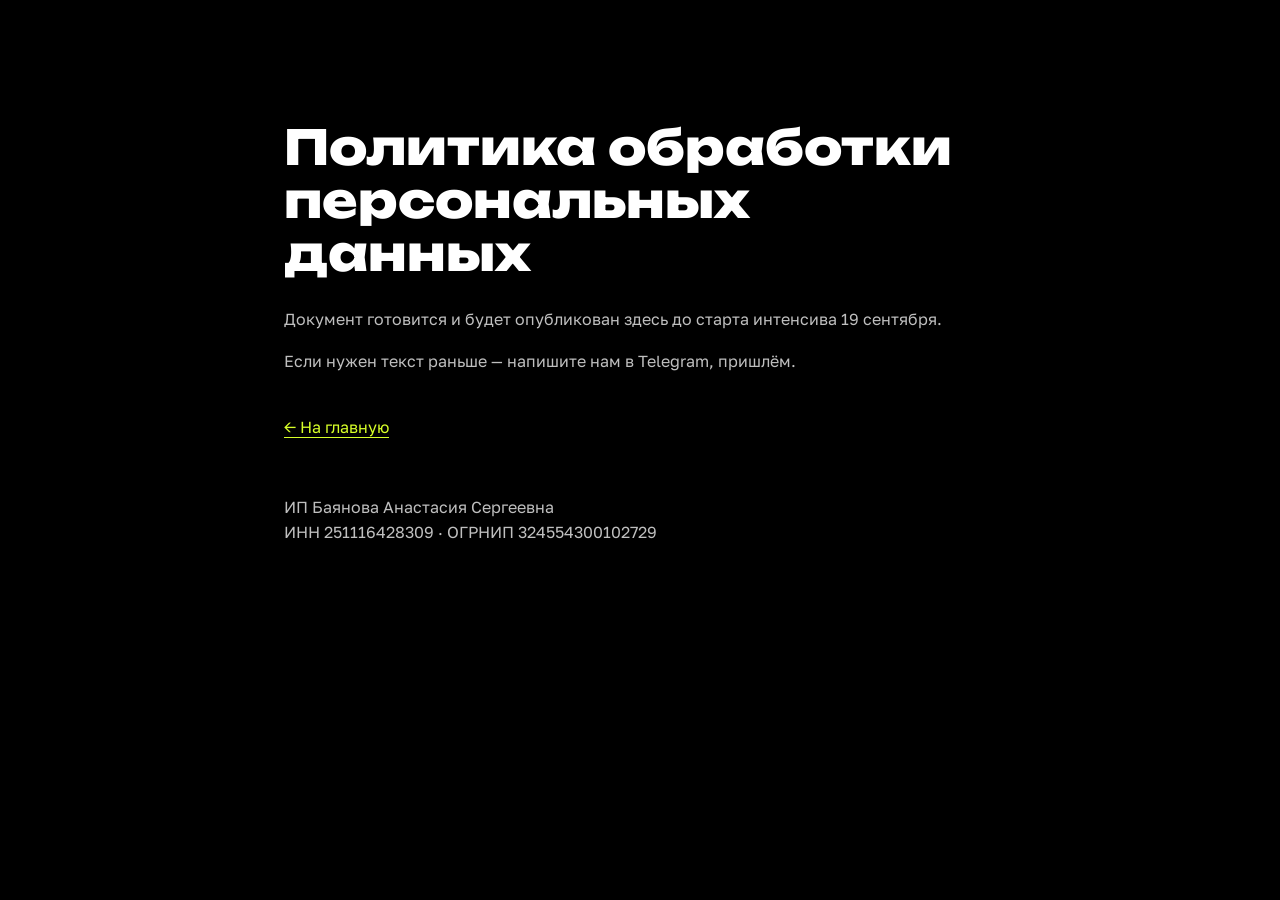
<file: politika.html>
<!doctype html>
<html lang="ru">
<head>
<meta charset="UTF-8">
<meta name="viewport" content="width=device-width, initial-scale=1.0">
<title>Политика обработки персональных данных — creAIte</title>
<meta name="robots" content="noindex">
<link rel="icon" href="assets/img/favicon.svg" type="image/svg+xml">
<link rel="icon" href="assets/img/favicon-32.png" sizes="32x32" type="image/png">
<link href="https://fonts.googleapis.com/css2?family=Golos+Text:wght@400;500;700&family=Unbounded:wght@700;800&display=swap" rel="stylesheet" media="print" onload="this.media='all'">
<link rel="stylesheet" href="css/style.css?v=34">
<style>
  /* страница документа: узкая колонка, ничего лишнего */
  .doc { padding: 120px 0 100px; }
  .doc__inner { max-width: 760px; margin: 0 auto; }
  .doc h1 { font-family: var(--font-display); font-weight: 800;
            font-size: clamp(1.8rem, 5vw, 3rem); line-height: 1.1; margin-bottom: 28px; }
  .doc p { font-size: 1rem; line-height: 1.6; color: rgba(255,255,255,0.75); }
  .doc p + p { margin-top: 16px; }
  .doc__back { display: inline-block; margin-top: 40px; color: var(--acid);
               text-decoration: underline; text-underline-offset: 4px; }
  .doc__legal { margin-top: 56px; font-size: 0.8rem; line-height: 1.6;
                color: rgba(255,255,255,0.45); }
</style>
</head>
<body>
  <section class="doc">
    <div class="container doc__inner">
      <h1>Политика обработки персональных данных</h1>
      <p>Документ готовится и будет опубликован здесь до старта интенсива 19 сентября.</p>
      <p>Если нужен текст раньше — напишите нам в Telegram, пришлём.</p>
      <a class="doc__back" href="index.html">← На главную</a>
      <p class="doc__legal">
        ИП Баянова Анастасия Сергеевна<br>
        ИНН 251116428309 · ОГРНИП 324554300102729
      </p>
    </div>
  </section>
</body>
</html>
</file>
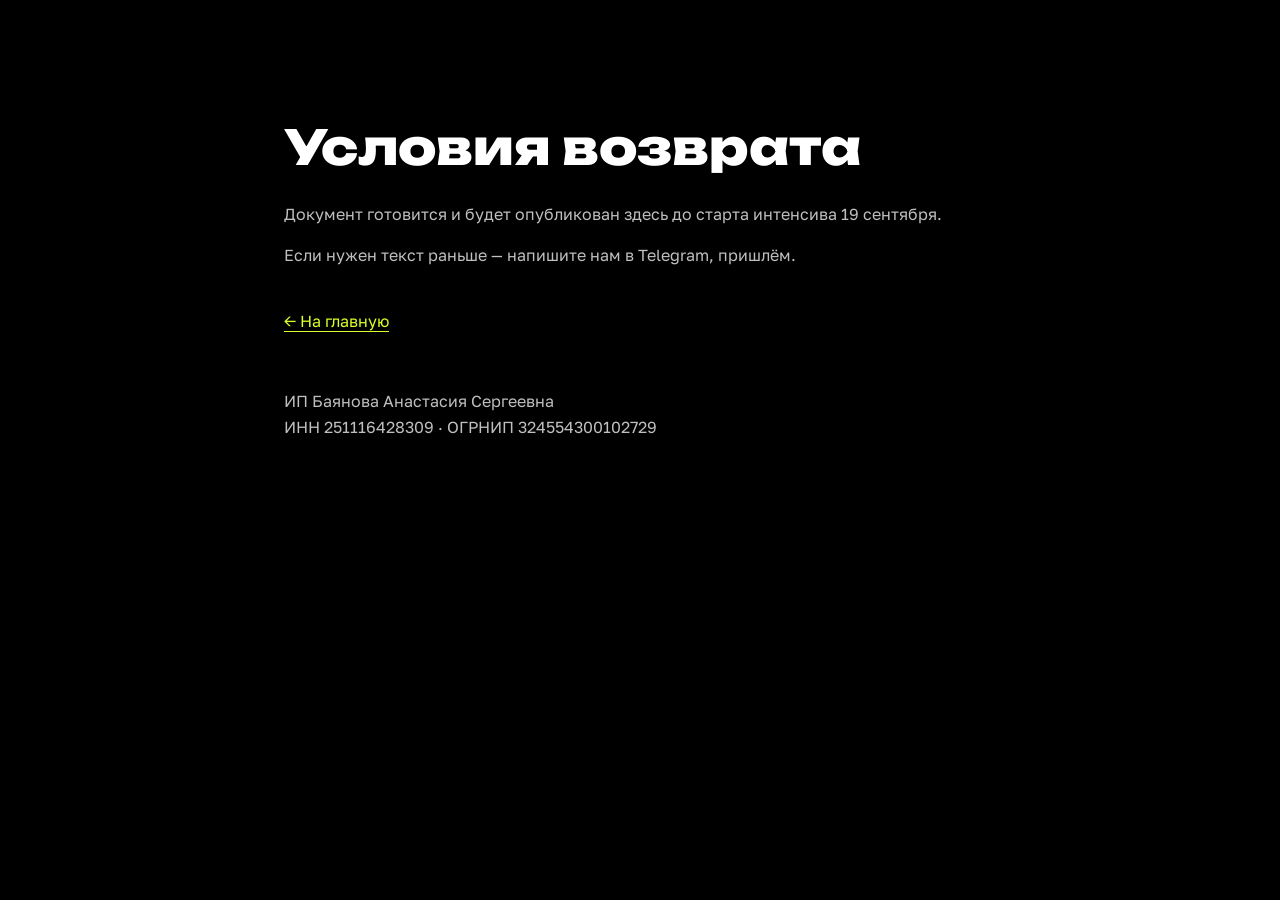
<file: vozvrat.html>
<!doctype html>
<html lang="ru">
<head>
<meta charset="UTF-8">
<meta name="viewport" content="width=device-width, initial-scale=1.0">
<title>Условия возврата — creAIte</title>
<meta name="robots" content="noindex">
<link rel="icon" href="assets/img/favicon.svg" type="image/svg+xml">
<link rel="icon" href="assets/img/favicon-32.png" sizes="32x32" type="image/png">
<link href="https://fonts.googleapis.com/css2?family=Golos+Text:wght@400;500;700&family=Unbounded:wght@700;800&display=swap" rel="stylesheet" media="print" onload="this.media='all'">
<link rel="stylesheet" href="css/style.css?v=34">
<style>
  /* страница документа: узкая колонка, ничего лишнего */
  .doc { padding: 120px 0 100px; }
  .doc__inner { max-width: 760px; margin: 0 auto; }
  .doc h1 { font-family: var(--font-display); font-weight: 800;
            font-size: clamp(1.8rem, 5vw, 3rem); line-height: 1.1; margin-bottom: 28px; }
  .doc p { font-size: 1rem; line-height: 1.6; color: rgba(255,255,255,0.75); }
  .doc p + p { margin-top: 16px; }
  .doc__back { display: inline-block; margin-top: 40px; color: var(--acid);
               text-decoration: underline; text-underline-offset: 4px; }
  .doc__legal { margin-top: 56px; font-size: 0.8rem; line-height: 1.6;
                color: rgba(255,255,255,0.45); }
</style>
</head>
<body>
  <section class="doc">
    <div class="container doc__inner">
      <h1>Условия возврата</h1>
      <p>Документ готовится и будет опубликован здесь до старта интенсива 19 сентября.</p>
      <p>Если нужен текст раньше — напишите нам в Telegram, пришлём.</p>
      <a class="doc__back" href="index.html">← На главную</a>
      <p class="doc__legal">
        ИП Баянова Анастасия Сергеевна<br>
        ИНН 251116428309 · ОГРНИП 324554300102729
      </p>
    </div>
  </section>
</body>
</html>
</file>
<file: css/style.css>
@media (prefers-reduced-motion: reduce) {
  * {
    animation-duration: 0.01ms !important;
    animation-iteration-count: 1 !important;
    transition-duration: 0.01ms !important;
    scroll-behavior: auto !important;
  }
}

:root {
  --bg: #000000;
  --bg-alt: #111111;
  --white: #ffffff;
  --acid: #D7FF28;
  --border: rgba(255, 255, 255, 0.28);
  --border-acid: rgba(215, 255, 40, 0.5);
  --card-bg: rgba(255, 255, 255, 0.04);
  --card-bg-acid: rgba(215, 255, 40, 0.08);
  --font-display: 'Unbounded', sans-serif;
  --font-body: 'Golos Text', sans-serif;
  --font-chalk: 'Caveat', cursive;
  --neon-pink: #FF6EC7;
  --font-mono: 'JetBrains Mono', monospace;
}

* { box-sizing: border-box; margin: 0; padding: 0; }

html { scroll-behavior: smooth; }

body {
  background: var(--bg);
  color: var(--white);
  font-family: var(--font-body);
  line-height: 1.5;
}

h1, h2, h3 { font-family: var(--font-display); font-weight: 800; line-height: 1.1; }

.container { max-width: 1200px; margin: 0 auto; padding: 1px 24px 0; position: relative; }

.section-title { font-size: clamp(2rem, 4vw, 3rem); margin: 56px 0 40px; }

.card {
  border: 1px solid var(--border);
  background: var(--card-bg);
  border-radius: 12px;
  padding: 24px;
  position: relative;
}
.card--accent { border-color: var(--border-acid); background: var(--card-bg-acid); }

.meta {
  font-family: var(--font-mono);
  font-size: 11px;
  letter-spacing: 0.05em;
  text-transform: uppercase;
  opacity: 0.6;
}
.meta--tl { position: absolute; top: 12px; left: 12px; }
.meta--tr { position: absolute; top: 12px; right: 12px; }
.meta--bl { position: absolute; bottom: 12px; left: 12px; }
.meta--br { position: absolute; bottom: 12px; right: 12px; }

.chalk-note {
  font-family: var(--font-chalk);
  color: var(--acid);
  font-size: 1.75rem;
  display: inline-block;
  transform: rotate(-2deg);
}


.btn {
  display: inline-block;
  font-family: var(--font-body);
  font-weight: 700;
  padding: 14px 28px;
  border-radius: 999px;
  text-decoration: none;
  transition: transform 0.2s ease;
  border: none;
  cursor: pointer;
}
.btn-cta { background: var(--acid); color: #000; }
.btn-cta:hover { transform: scale(1.05); }
/* Розовое неоновое свечение вокруг салатовых букв — тот же приём и тот
   же цвет, что у строки в hero. Три слоя: тугой ореол вплотную к буквам,
   средний и широкий рассеянный, иначе на чёрном фоне и на светлых кадрах
   видео свечение читается по-разному. */
.neon-pink {
  text-shadow: 0 0 6px rgba(255, 110, 199, 0.85),
               0 0 18px rgba(255, 110, 199, 0.6),
               0 0 44px rgba(255, 110, 199, 0.32);
}
/* у брендов и фильмов в биографиях подсвечиваем сами названия,
   а не весь абзац вокруг них */
.student-chip__role.is-neon strong {
  /* тот же салатовый, что у кнопок, в полную силу — плюс розовый ореол */
  color: var(--acid);
  text-shadow: 0 0 8px rgba(255, 110, 199, 0.8),
               0 0 22px rgba(255, 110, 199, 0.55),
               0 0 48px rgba(255, 110, 199, 0.3);
}
/* кнопка залита салатовым целиком, поэтому светится не текст, а сама
   плашка — свечение снаружи, тенью блока */
.btn-cta {
  box-shadow: 0 0 18px rgba(255, 110, 199, 0.5),
              0 0 48px rgba(255, 110, 199, 0.26);
}
.btn-cta:hover {
  box-shadow: 0 0 26px rgba(255, 110, 199, 0.65),
              0 0 64px rgba(255, 110, 199, 0.34);
}

.btn--lg { padding: 20px 44px; font-size: clamp(1rem, 1.6vw, 1.2rem); }

.site-header {
  position: sticky;
  top: 0;
  z-index: 100;
  padding: 20px 0;
  transition: padding 0.3s ease, background 0.3s ease;
}
.site-header.is-scrolled {
  padding: 12px 0;
  background: rgba(0, 0, 0, 0.85);
  backdrop-filter: blur(8px);
  border-bottom: 1px solid var(--border);
}
.site-header__inner { display: flex; align-items: center; justify-content: space-between; gap: 24px; }
.site-header__logo { font-family: var(--font-display); font-weight: 800; color: var(--white); text-decoration: none; font-size: 1.25rem; }
.site-header__nav { display: flex; gap: 24px; }
.site-header__nav a { color: var(--white); text-decoration: none; opacity: 0.8; }
.site-header__nav a:hover { opacity: 1; color: var(--acid); }

.site-footer { border-top: 1px solid var(--border); padding: 40px 0; margin-top: 80px; }
.site-footer__inner { display: flex; flex-wrap: wrap; align-items: center; justify-content: space-between; gap: 16px; }
.site-footer__socials { display: flex; gap: 16px; }
.site-footer__socials a { color: var(--white); opacity: 0.7; text-decoration: none; }
/* документы и реквизиты — отдельными строками во всю ширину подвала,
   иначе они втискиваются в один ряд с логотипом и соцсетями */
.site-footer__docs { flex-basis: 100%; display: flex; flex-wrap: wrap; gap: 8px 22px; }
.site-footer__docs a { font-size: 0.85rem; color: var(--white); opacity: 0.7; text-decoration: underline; text-underline-offset: 3px; }
.site-footer__docs a:hover { opacity: 1; color: var(--acid); }
.site-footer__legal { flex-basis: 100%; font-size: 0.78rem; line-height: 1.5; color: rgba(255,255,255,0.45); }

@media (max-width: 768px) {
  .site-header__nav { display: none; }
}

.hero {
  position: relative;
  /* header is sticky and sits in flow above the hero, so subtract it
     to keep the CTA inside the first screen */
  min-height: calc(100vh - 93px);
  display: flex;
  align-items: stretch;
  overflow: hidden;
}
.hero__video {
  position: absolute;
  inset: 0;
  width: 100%;
  height: 100%;
  object-fit: cover;
  z-index: 0;
}
.hero__shader {
  position: absolute;
  inset: 0;
  width: 100%;
  height: 100%;
  z-index: 1;
  mix-blend-mode: screen;
  opacity: 0.5;
}
.hero__overlay {
  position: absolute;
  inset: 0;
  z-index: 2;
  background: linear-gradient(180deg, rgba(0,0,0,0.2) 0%, rgba(0,0,0,0.85) 100%);
}
.hero__content {
  position: relative;
  z-index: 3;
  width: 100%;
  display: flex;
  flex-direction: column;
  justify-content: space-between;
  gap: 40px;
  padding-top: 24px;
  padding-bottom: 80px;
}
.hero__lockup { display: flex; align-items: center; gap: 14px; }
.hero__lockup-brand {
  font-family: var(--font-display);
  font-weight: 800;
  font-size: clamp(1.6rem, 3.4vw, 2.6rem);
  line-height: 1;
  color: var(--acid);
}
.hero__lockup-x { font-family: var(--font-display); font-size: clamp(1.1rem, 2.2vw, 1.8rem); line-height: 1; opacity: 0.65; }
.hero__lockup-logo { height: clamp(1.4rem, 2.9vw, 2.2rem); width: auto; display: block; }
.hero__title { font-size: clamp(1.75rem, 3.7vw, 2.9rem); margin-bottom: 20px; max-width: 20ch; }
/* the promise line stays with the headline, left-aligned; the mark
   below breaks out on its own, centred, so it reads as a stamp rather
   than part of the sentence */
.hero__title-sub {
  display: block;
  margin-top: 16px;
  /* deliberately narrow: the phrase reads as a stacked two-line block
     rather than running the full width of the headline */
  max-width: 19ch;
  font-size: clamp(0.95rem, 1.5vw, 1.25rem);
  font-weight: 500;
  /* extra leading so the drawn-in underline under a wrapped first line
     clears the second line's text */
  line-height: 1.75;
  /* full strength: the fill is a neon and 85% opacity muddied it */
  opacity: 1;
}
.hero__title-accent { color: var(--acid); }
.hero__okko {
  display: block;
  height: clamp(56px, 8.4vw, 104px);
  width: auto;
  margin: 22px auto 34px;
  /* the mark is the partner's own artwork, so it keeps its white: it is
     lifted off the video by a neon halo rather than being recoloured */
  filter: drop-shadow(0 0 18px rgba(255, 110, 199, 0.55))
          drop-shadow(0 0 42px rgba(255, 110, 199, 0.3));
}
/* The hero intro runs on CSS keyframes, not GSAP. GSAP comes from a CDN,
   and while it was in flight these three were held invisible — on a slow
   device or an in-app browser that read as the date taking seconds to
   turn up. CSS starts with the first paint and needs nothing to arrive. */
@keyframes hero-rise {
  from { opacity: 0; transform: scale(0.94); }
  to { opacity: 1; transform: none; }
}
/* the clock only starts at the first paint, and the web fonts hold that
   up — so these delays are deliberately short: whatever they are, the
   wait the visitor actually feels is first-paint plus this. */
.hero__title { animation: hero-rise 0.75s ease-out both; }
.hero__okko { animation: hero-rise 0.75s ease-out 0.5s both; }
.hero__subtitle { animation: hero-rise 0.75s ease-out 0.7s both; }
.hero__start { animation: hero-rise 0.75s ease-out 0.9s both; }
.hero__cta { animation: hero-rise 0.75s ease-out 1.05s both; }
/* the same neon lift as the mark, so the closing lines read as a set */
.hero__subtitle,
.hero__start {
  text-shadow: 0 0 6px rgba(255, 110, 199, 0.85),
               0 0 18px rgba(255, 110, 199, 0.7),
               0 0 44px rgba(255, 110, 199, 0.45);
}
/* was body text at 90% opacity and disappeared under the headline —
   the display face at full strength makes it read as a promise */
.hero__subtitle {
  font-family: var(--font-display);
  font-weight: 800;
  /* deliberately well under the ОККО line above: same face, so it still
     reads as a claim rather than filler, but it no longer competes */
  font-size: clamp(0.88rem, 1.25vw, 1.05rem);
  line-height: 1.2;
  /* pushed down to group with the date and button, leaving the ОККО
     line a band of its own */
  margin-top: clamp(46px, 12vh, 130px);
  margin-bottom: 10px;
}
.hero__start {
  font-family: var(--font-mono);
  font-size: 0.82rem;
  letter-spacing: 0.05em;
  text-transform: uppercase;
  color: var(--acid);
  margin-bottom: 18px;
  text-align: center;
}
.hero__cta { display: block; width: fit-content; margin-left: auto; margin-right: auto; }

.inside { min-height: 100vh; display: flex; align-items: center; padding: 120px 0 60px; }
.inside__inner { width: 100%; text-align: center; }
.inside__title { font-size: clamp(1.5rem, 3vw, 2.4rem); max-width: 26ch; margin: 0 auto; }
.inside__title-accent { display: block; margin-top: 8px; color: var(--acid); }
.inside__arrow { display: block; width: clamp(64px, 8vw, 96px); height: auto; margin: 16px auto 10px; }
.inside__arrow path { fill: none; stroke: var(--acid); stroke-width: 3; stroke-linecap: round; stroke-linejoin: round; }
.inside__video-wrap {
  position: relative;
  width: 100%;
  max-width: 900px;
  margin: 0 auto;
  aspect-ratio: 16 / 9;
  border: 1px solid var(--border);
  border-radius: 12px;
  overflow: hidden;
  background: var(--card-bg);
}
@media (min-width: 768px) {
  /* cap by height so the whole screen (title → arrow → video → note) fits the fold */
  .inside__video-wrap { width: auto; height: min(42vh, 460px); }
}
.inside__video-wrap video { width: 100%; height: 100%; object-fit: cover; display: block; }
/* Плеер — отдельный слой внутри рамки. Рамка остаётся на месте и держит
   разметку, а слой может открепиться и уехать в угол, ничего не сдвинув. */
.inside__player { position: absolute; inset: 0; }
.inside__player.is-floating {
  position: fixed;
  /* вплотную под шапкой: при прокрутке она сжимается с 93 до 78px,
     а плеер всплывает именно в прокрученном состоянии */
  inset: 80px 18px auto auto;
  width: min(420px, 46vw);
  aspect-ratio: 16 / 9;
  z-index: 60;
  border-radius: 12px;
  overflow: hidden;
  border: 1px solid var(--border-acid);
  box-shadow: 0 18px 50px rgba(0, 0, 0, 0.65);
}
/* пока рамка пустая, в ней видно обложку — иначе на месте плеера дыра */
.inside__video-wrap.is-empty {
  background: #000 center / cover no-repeat url("../assets/img/inside-poster.jpg");
}
.inside__video-wrap.is-empty::after {
  content: "видео играет в углу";
  position: absolute;
  inset: 0;
  display: flex;
  align-items: center;
  justify-content: center;
  font-family: var(--font-chalk);
  font-size: 1.6rem;
  color: var(--acid);
  background: rgba(0, 0, 0, 0.72);
}
.inside__float-close {
  position: absolute;
  bottom: 6px;
  left: 6px;
  z-index: 3;
  width: 28px;
  height: 28px;
  border: none;
  border-radius: 50%;
  background: rgba(0, 0, 0, 0.72);
  color: #fff;
  font-size: 0.8rem;
  line-height: 1;
  cursor: pointer;
  display: none;
}
.inside__player.is-floating .inside__float-close { display: block; }
/* в уголке кнопка звука занимала пол-экрана плеера — ужимаем */
.inside__player.is-floating .inside__unmute {
  top: auto;
  bottom: 6px;
  right: 6px;
  padding: 5px 11px;
  font-size: 0.62rem;
  box-shadow: 0 0 10px rgba(255, 110, 199, 0.5);
}

/* на телефоне уголок в 46vw выходил размером с марку — растягиваем
   почти во всю ширину, поля по 18px с обеих сторон */
@media (max-width: 640px) {
  .inside__player.is-floating {
    inset: 80px 18px auto auto;
    width: min(300px, 76vw);
  }
  .inside__player.is-floating .inside__unmute { font-size: 0.72rem; padding: 7px 14px; }
  .inside__player.is-floating .inside__float-close { width: 32px; height: 32px; }
}
/* кнопка звука поверх ролика: видео стартует беззвучным, и без такой
   подсказки человек просто не поймёт, что звук есть */
.inside__unmute {
  position: absolute;
  right: 14px;
  top: 14px;
  z-index: 2;
  padding: 10px 18px;
  border: none;
  border-radius: 999px;
  background: var(--acid);
  color: #000;
  font-family: var(--font-body);
  font-weight: 700;
  font-size: 0.85rem;
  cursor: pointer;
  box-shadow: 0 0 18px rgba(255, 110, 199, 0.5);
  transition: transform 0.2s ease, opacity 0.2s ease;
}
.inside__unmute:hover { transform: scale(1.05); }
.inside__unmute[hidden] { display: none; }
.inside__placeholder {
  display: flex;
  align-items: center;
  justify-content: center;
  height: 100%;
  border: 2px dashed var(--border-acid);
  border-radius: 12px;
}
.inside__hire {
  margin-top: 40px;
  font-family: var(--font-display);
  font-weight: 800;
  line-height: 1.15;
  font-size: clamp(1.3rem, 2.6vw, 2.1rem);
  max-width: 22ch;
  margin-left: auto;
  margin-right: auto;
}
.inside__hire strong { color: var(--acid); font-weight: 800; }

.inside__fork { display: block; height: auto; margin: 14px auto 10px; }
.inside__fork path,
.inside__link-arrow path {
  fill: none;
  stroke: var(--acid);
  stroke-width: 3;
  stroke-linecap: round;
  stroke-linejoin: round;
}
.inside__fork--single { width: 64px; }
/* карточка со счётчиком осталась одна: во всю ширину она разъезжается,
   поэтому держим её в разумных рамках по центру */
.inside__stat { max-width: 460px; margin: 0 auto; }
/* стрелка ведёт от счётчика к роликам, ей нужен воздух с обеих сторон */
.inside__link { margin: 34px 0 26px; }

.inside__outcome { display: grid; grid-template-columns: 1fr; gap: 14px; align-items: center; }
.inside__stat { display: flex; flex-direction: column; align-items: center; gap: 4px; }
.inside__stat-num { font-family: var(--font-display); font-weight: 800; font-size: clamp(2.2rem, 4vw, 3.2rem); color: var(--acid); line-height: 1; }
.inside__stat-label { font-size: 0.95rem; opacity: 0.8; }
.inside__link { display: flex; flex-direction: column; align-items: center; gap: 2px; }
.inside__link-label { font-size: 1.4rem; }
/* stacked on mobile, so the connector points down instead of across.
   Rotation does not change the layout box — the turned arrow is 70px
   tall but still measures 17px in flow — so reserve the difference,
   otherwise it rides up into the label above. */
.inside__link-arrow { width: 70px; height: auto; transform: rotate(90deg); margin: 30px 0; }
.inside__brands ul { list-style: none; display: flex; flex-wrap: wrap; align-items: center; justify-content: center; gap: 16px 24px; }
.inside__brand-logo { display: block; width: auto; height: auto; max-width: 100%; object-fit: contain; opacity: 0.85; }
/* same optical balancing as the clients strip, one size down for the card */
.inside__brand-logo--fonbet { max-height: 22px; }
.inside__brand-logo--avito { max-height: 26px; }
.inside__brand-logo--cherna { max-height: 36px; }
.inside__brand-logo--yandex { max-height: 30px; }
/* новые переехали из блока «Наши клиенты»: высоты пересчитаны в той же
   пропорции, иначе они забивают собой первую четвёрку */
.inside__brand-logo--lada { max-height: 27px; }
.inside__brand-logo--juster { max-height: 18px; }
.inside__brand-logo--x5 { max-height: 23px; }
.inside__brand-logo--monarch { max-height: 31px; }
/* подпись-хвостик под роликами. .chalk-note — инлайн-блок, и без
   собственной строки хвостик вставал бок о бок с кнопкой ниже */
.inside__brands-more { display: block; margin-top: 26px; font-size: 1.6rem; transform: rotate(-1deg); }
.inside__cta { margin-top: 44px; }

@media (min-width: 768px) {
  .inside__outcome { grid-template-columns: 1fr auto 1fr; gap: 20px; }
}

.advantages { padding: 80px 0; }
.advantages__list { display: flex; flex-direction: column; gap: 14px; }
.advantages__item { display: flex; align-items: flex-start; gap: 20px; }
.advantages__number { flex-shrink: 0; min-width: 40px; font-family: var(--font-display); font-weight: 800; font-size: 1.5rem; color: var(--acid); }
.advantages__text { line-height: 1.5; padding-top: 4px; }
.advantages__text strong { color: var(--white); }
/* grid so the footnote can start at the left edge, under the number,
   instead of being squeezed into the narrow number column */
.advantages__item--note {
  display: grid;
  grid-template-columns: auto 1fr;
  column-gap: 20px;
  row-gap: 10px;
  align-items: start;
}
.advantages__note {
  grid-column: 1 / -1;
  font-family: var(--font-chalk);
  /* Caveat runs small for its point size, so it needs a step up to sit
     level with the body text around it */
  font-size: 1.5rem;
  /* room for the circles to clear each other when the line wraps */
  line-height: 2.1;
  color: var(--acid);
  transform: rotate(-1deg);
  transform-origin: left center;
}
.advantages__cta { display: block; width: fit-content; margin: 40px auto 0; }

/* карточка члена жюри внутри пункта про фидбэк: портрет слева,
   регалии справа, под ними лента постеров */
/* min-width:0 обязателен: без него лента постеров растягивает колонку
   сетки, и текст рядом уезжает за край экрана */
.jury { grid-column: 1 / -1; margin-top: 22px; min-width: 0; }
.jury__label { display: inline-block; margin-bottom: 14px; font-size: 1.5rem; }
.jury__card { display: flex; gap: 18px; align-items: flex-start; min-width: 0; }
.jury__card + .jury__card { margin-top: 26px; padding-top: 26px; border-top: 1px solid var(--border); }
.jury__photo {
  width: 84px;
  height: 84px;
  border-radius: 50%;
  /* contain, а не cover: портреты вертикальные, и квадратная обрезка
     срезала макушку. Так лицо помещается в кружок целиком */
  object-fit: contain;
  background: #0d0d0d;
  border: 2px solid var(--acid);
  flex-shrink: 0;
}
/* в колоночном флексе элемент тянется по содержимому, а содержимое —
   лента из шести постеров. Без max-width он растягивал всю страницу */
.jury__info { min-width: 0; max-width: 100%; }
.jury__name { font-family: var(--font-display); font-weight: 800; font-size: 1.1rem; }
.jury__role { font-size: 0.9rem; line-height: 1.45; margin-top: 8px; color: rgba(255,255,255,0.75); }
.jury__role strong { color: var(--acid); font-weight: 700; }
/* постеры уезжают вбок, а не сжимаются: шесть штук в узкой колонке
   иначе превращаются в марки */
.jury__films {
  display: flex;
  gap: 12px;
  margin-top: 18px;
  overflow-x: auto;
  padding-bottom: 6px;
  scrollbar-width: thin;
  scrollbar-color: var(--acid) transparent;
}
.jury__films img {
  width: 108px;
  height: auto;
  flex: 0 0 auto;
  border-radius: 10px;
  border: 1px solid var(--border-acid);
  display: block;
}
@media (max-width: 640px) {
  .jury__card { flex-direction: column; gap: 14px; align-items: stretch; }
  .jury__info { width: 100%; }
  .jury__photo { width: 72px; height: 72px; }
  .jury__films img { width: 92px; }
}

/* plain brand line: no rings, so it does not need the airy leading */
.advantages__note--brands { line-height: 1.35; }
.advantages__note-tail { opacity: 0.7; }

/* each name gets a hand-drawn ring, the same trick the stat circles used */
.chalk-circle {
  position: relative;
  display: inline-block;
  /* a name should never break inside its own circle */
  white-space: nowrap;
  /* the ring is drawn near the edges of its box, so the name needs
     clearance or the stroke runs through the last letters */
  padding: 4px 26px;
}
.chalk-circle__svg {
  position: absolute;
  left: 0;
  top: -6px;
  width: 100%;
  height: calc(100% + 12px);
  overflow: visible;
  pointer-events: none;
}
.chalk-circle__svg path {
  fill: none;
  stroke: var(--acid);
  stroke-width: 3;
  /* the ring stretches to each name, the line weight should not */
  vector-effect: non-scaling-stroke;
}
/* the squiggle rides as a background rather than an absolutely placed
   SVG: an inline-block with an overlaid SVG cannot break across lines,
   so a long phrase on a narrow screen pushed the rest of the sentence
   onto its own line and left the rule stranded under the last word.
   box-decoration-break gives every line fragment its own squiggle.
   (the colour is baked in — a data URI cannot read a custom property) */
.chalk-underline {
  display: inline;
  padding-bottom: 6px;
  background-image: url("data:image/svg+xml,%3Csvg xmlns='http://www.w3.org/2000/svg' viewBox='0 0 100 20' preserveAspectRatio='none'%3E%3Cpath d='M2,10 C20,4 40,14 60,8 C75,4 90,12 98,9' fill='none' stroke='%23D7FF28' stroke-width='3' stroke-linecap='round'/%3E%3C/svg%3E");
  background-repeat: no-repeat;
  background-position: 0 100%;
  background-size: 100% 8px;
  -webkit-box-decoration-break: clone;
  box-decoration-break: clone;
}
/* only while the page is going to animate them — see the head script */
.js-anim .chalk-underline { background-size: 0% 8px; }
/* the hero phrase fills in from white to acid, left to right. the
   gradient is twice the width of the phrase and slides across it, so
   the colour front sweeps rather than the text fading as a whole. */
.hero__sweep {
  background-image: linear-gradient(90deg, var(--neon-pink) 0 50%, #fff 50% 100%);
  background-size: 200% 100%;
  background-position: 0% 0;
  background-repeat: no-repeat;
  -webkit-background-clip: text;
  background-clip: text;
  color: transparent;
  /* every line fragment gets the same slice of the gradient it would
     have as one box, so the front runs down the block, not per line */
  -webkit-box-decoration-break: clone;
  box-decoration-break: clone;
}
@keyframes hero-fill {
  from { background-position: 100% 0; }
  to { background-position: 0% 0; }
}
.hero__sweep { animation: hero-fill 1.6s ease-in-out 0.25s both; }

@media (prefers-reduced-motion: reduce) {
  .hero__title,
  .hero__okko,
  .hero__subtitle,
  .hero__start,
  .hero__cta,
  .hero__sweep { animation: none; }
}

/* the hover arrows rest at right:-18px plus a 28px offset, which pushed
   the page ~21px wider than the viewport — enough that a horizontal
   swipe anywhere (the testimonials carousel especially) dragged the
   whole page sideways. `clip` trims that without creating a scroll
   container, so the sticky header keeps working. */
.program, .faq { overflow-x: clip; }

.program { padding: 80px 0; }
.program__cta { display: block; width: fit-content; margin: 40px auto 0; }
.program__timeline { display: flex; flex-direction: column; gap: 16px; }
.program-day__toggle {
  position: relative;
  width: 100%;
  display: flex;
  align-items: center;
  gap: 16px;
  background: none;
  border: none;
  color: var(--white);
  font-family: var(--font-display);
  font-size: 1.1rem;
  text-align: left;
  cursor: pointer;
  padding: 0;
}
.program-day__number { color: var(--acid); }
.program-day__arrow {
  position: absolute;
  top: -18px;
  right: -18px;
  width: 52px;
  height: 44px;
  opacity: 0;
  pointer-events: none;
 
  transform: translateX(28px);
  transition: opacity 0.3s ease, transform 0.35s ease;
  z-index: 2;
}
.program-day__arrow path {
  fill: none;
  stroke: var(--acid);
  stroke-width: 3;
  stroke-linecap: round;
  stroke-linejoin: round;
}
.program-day[data-open="false"] .program-day__toggle:hover ~ .program-day__arrow,
.program-day[data-open="false"] .program-day__toggle:focus-visible ~ .program-day__arrow {
  opacity: 1;
  transform: translateX(0);
}
/* the first day shows its arrow unprompted, so the list reads as
   clickable before anyone hovers; a slow nudge draws the eye */
.program-day:first-child[data-open="false"] .program-day__arrow {
  opacity: 1;
  transform: translateX(0);
  animation: program-arrow-nudge 2.4s ease-in-out infinite;
}
@keyframes program-arrow-nudge {
  0%, 100% { transform: translate(0, 0); }
  50% { transform: translate(0, 5px); }
}

/* long arrow running from the end of "готового ролика" across to day 1.
   It hangs off the heading span so its start follows the text wherever
   the line breaks, rather than sitting at a hardcoded offset. */
.program__lead-arrow { display: none; }
@media (min-width: 768px) {
  .program .chalk-note { position: relative; }
  .program__lead-arrow {
    display: block;
    position: absolute;
    left: calc(100% + 10px);
    top: 38%;
    width: clamp(220px, 26vw, 380px);
    /* fixed drop: if the height scaled with the width the arrow would
       stop short of the day-1 card on narrower screens. The stroke is
       non-scaling, so stretching the box only reshapes the curve. */
    height: 84px;
    overflow: visible;
    pointer-events: none;
    z-index: 3;
    animation: program-arrow-nudge 2.4s ease-in-out infinite;
  }
  .program__lead-arrow path {
    fill: none;
    stroke: var(--acid);
    stroke-width: 3;
    stroke-linecap: round;
    stroke-linejoin: round;
    vector-effect: non-scaling-stroke;
  }
  /* the long arrow does the pointing now, so day 1 drops its small one */
  .program-day:first-child[data-open="false"] .program-day__arrow {
    opacity: 0;
    transform: translateX(28px);
    animation: none;
  }
}
.program-day__content {
  max-height: 0;
  overflow: hidden;
  transition: max-height 0.3s ease;
}
.program-day[data-open="true"] .program-day__content { max-height: 2000px; padding-top: 16px; }
.program-day__content p { line-height: 1.5; }
.program-day__content p + p { margin-top: 12px; }
.program-day__part { margin-top: 16px; font-family: var(--font-display); font-weight: 700; color: var(--acid); }
.program-day__list { list-style: none; margin-top: 12px; display: flex; flex-direction: column; gap: 10px; }
.program-day__list li { line-height: 1.5; padding-left: 20px; position: relative; }
.program-day__list li::before { content: "—"; position: absolute; left: 0; color: var(--acid); }

.gallery { padding: 80px 0; }
.gallery__students { margin-bottom: 40px; }
.gallery__students-label { display: inline-block; margin-bottom: 16px; transform: rotate(-1deg); }
.gallery__students-list { display: grid; grid-template-columns: 1fr; gap: 12px; }
.student-chip { display: flex; align-items: flex-start; gap: 12px; padding: 16px; }

@media (min-width: 640px) {
  .gallery__students-list { grid-template-columns: repeat(2, 1fr); }
}
@media (min-width: 1024px) {
  .gallery__students-list { grid-template-columns: repeat(4, 1fr); }
}
.student-chip__photo { width: 48px; height: 48px; border-radius: 50%; object-fit: cover; flex-shrink: 0; border: 1px solid var(--border-acid); }
.student-chip__info { min-width: 0; }
.student-chip__name { display: block; font-family: var(--font-display); font-weight: 800; font-size: 0.95rem; margin-bottom: 6px; }
/* приглушаем цветом, а не прозрачностью: opacity на абзаце гасила и
   выделенные названия внутри, и никакой opacity:1 у них это не отменял */
.student-chip__role { display: block; font-size: 0.8rem; color: rgba(255,255,255,0.65); line-height: 1.4; }
.student-chip__role strong { color: var(--acid); font-weight: 800; }
.student-chip__photo--placeholder { background: var(--card-bg); }


/* Гвоздев is pulled out of the grid: bigger card, opens his quote */
.student-feature {
  display: flex;
  align-items: flex-start;
  gap: 16px;
  padding: 20px;
  margin-bottom: 12px;
  border-color: var(--border-acid);
  background: var(--card-bg-acid);
}
.student-feature__photo {
  width: 72px;
  height: 72px;
  border-radius: 50%;
  object-fit: cover;
  flex-shrink: 0;
  border: 1px solid var(--border-acid);
}
/* both columns need a basis, or the bio eats the row and squeezes the
   bubble down to its min-width */
.student-feature__info { flex: 1 1 300px; min-width: 0; }

/* comic-style bubble: sits beside him on wide screens with the tail
   pointing back at his photo, and drops underneath with the tail
   flipped upward once the row no longer fits */
.speech-bubble {
  position: relative;
  flex: 1 1 420px;
  min-width: 260px;
  margin: 0;
  padding: 20px 24px;
  border: 1px solid var(--border-acid);
  border-radius: 18px;
  background: var(--bg-alt);
}
.speech-bubble p { font-size: 0.95rem; line-height: 1.5; }
.speech-bubble p + p { margin-top: 12px; }
.speech-bubble::before,
.speech-bubble::after {
  content: "";
  position: absolute;
  width: 0;
  height: 0;
  border-style: solid;
}
.speech-bubble::before {
  top: 28px;
  left: -14px;
  border-width: 10px 14px 10px 0;
  border-color: transparent var(--border-acid) transparent transparent;
}
.speech-bubble::after {
  top: 29px;
  left: -12px;
  border-width: 9px 13px 9px 0;
  border-color: transparent var(--bg-alt) transparent transparent;
}
@media (max-width: 900px) {
  .student-feature { flex-wrap: wrap; }
  .speech-bubble { flex-basis: 100%; margin-top: 8px; }
  .speech-bubble::before {
    top: -14px;
    left: 30px;
    border-width: 0 10px 14px 10px;
    border-color: transparent transparent var(--border-acid) transparent;
  }
  .speech-bubble::after {
    top: -12px;
    left: 31px;
    border-width: 0 9px 13px 9px;
    border-color: transparent transparent var(--bg-alt) transparent;
  }
}

.gallery__cases-label { display: inline-block; margin: 8px 0 16px; transform: rotate(-1deg); }
/* заголовок над работами учеников: набран дисплейным шрифтом в цвет
   акцента, а не меловым — рукописная строка читалась как подпись,
   а это заголовок раздела */
.gallery__cases-title {
  font-family: var(--font-display);
  font-weight: 800;
  font-size: clamp(1.3rem, 2.4vw, 1.9rem);
  line-height: 1.15;
  color: var(--acid);
  margin: 8px 0 18px;
}
.gallery__grid { display: grid; grid-template-columns: repeat(2, 1fr); gap: 16px; }
.gallery__item {
  position: relative;
  border: 1px solid var(--border);
  border-radius: 12px;
  overflow: hidden;
  padding: 0;
  background: none;
  cursor: pointer;
  aspect-ratio: 16 / 9;
}
.gallery__item video { width: 100%; height: 100%; object-fit: cover; }
.gallery__cases-label--studio { margin-top: 40px; }
/* small label under each student work — kept quieter than the studio
   captions so the reels stay the focus */
.work-tile { margin: 0; display: flex; flex-direction: column; gap: 8px; }
.work-tile .gallery__item { width: 100%; }
.work-tile__name {
  font-family: var(--font-chalk);
  /* Caveat runs small for its point size */
  font-size: 1.35rem;
  line-height: 1.2;
  color: var(--acid);
}

.studio-case { margin: 0; display: flex; flex-direction: column; gap: 10px; }
.studio-case .gallery__item { width: 100%; }
.studio-case__name {
  font-family: var(--font-display);
  font-weight: 700;
  font-size: clamp(0.85rem, 1.2vw, 1rem);
  opacity: 0.85;
}

/* the studio grid is two columns at every width, so an odd last tile is
   centred at the same width instead of hanging alone on the left */
.gallery__grid--studio > :last-child:nth-child(odd) {
  grid-column: 1 / -1;
  justify-self: center;
  width: calc(50% - 8px);
}
@media (min-width: 768px) {
  .gallery__grid { grid-template-columns: repeat(3, 1fr); }
  /* two columns keeps the studio tiles large */
  .gallery__grid--studio { grid-template-columns: repeat(2, 1fr); }
}

.clients { margin-top: 56px; }
.clients__label { display: inline-block; margin-bottom: 20px; transform: rotate(-1deg); }
.clients__list {
  list-style: none;
  display: grid;
  grid-template-columns: repeat(2, 1fr);
  gap: 28px 24px;
  align-items: center;
}
.clients__item { display: flex; align-items: center; justify-content: center; }
.clients__logo {
  max-width: 100%;
  width: auto;
  height: auto;
  object-fit: contain;
  opacity: 0.6;
  transition: opacity 0.25s ease;
}
.clients__item:hover .clients__logo { opacity: 1; }
/* the marks have very different proportions, so cap each by height
   to even them out optically rather than matching raw pixel size */
.clients__logo--yandex { max-height: 44px; }
.clients__logo--avito { max-height: 38px; }
.clients__logo--fonbet { max-height: 30px; }
/* emblem stacked over the wordmark, so it needs more height to read */
.clients__logo--cherna { max-height: 54px; }
.clients__logo--lada { max-height: 40px; }
.clients__logo--juster { max-height: 26px; }
.clients__logo--x5 { max-height: 34px; }
.clients__logo--monarch { max-height: 46px; }
@media (min-width: 768px) {
  .clients__list { grid-template-columns: repeat(4, 1fr); gap: 32px; }
}

.lightbox {
  position: fixed;
  inset: 0;
  background: rgba(0, 0, 0, 0.92);
  z-index: 200;
  display: flex;
  align-items: center;
  justify-content: center;
  opacity: 0;
  visibility: hidden;
  transition: opacity 0.3s ease;
}
.lightbox.is-open { opacity: 1; visibility: visible; }
.lightbox__video, .lightbox__image { max-width: 90vw; max-height: 85vh; transform: scale(0.9); transition: transform 0.3s ease; }
.lightbox__image { display: none; border-radius: 12px; }
.lightbox.is-open .lightbox__video, .lightbox.is-open .lightbox__image { transform: scale(1); }
.lightbox__close { position: absolute; top: 24px; right: 24px; background: none; border: none; color: var(--white); font-size: 2rem; cursor: pointer; }

.speaker { padding: 80px 0; }

/* one photo carrying the whole bio: the shot is dark and mostly empty
   below his figure, so the text sits on it under a scrim instead of
   in a separate column */
.founder {
  position: relative;
  max-width: 1000px;
  margin: 0 auto;
  border: 1px solid var(--border);
  border-radius: 16px;
  overflow: hidden;
  isolation: isolate;
}
.founder__photo {
  position: absolute;
  inset: 0;
  width: 100%;
  height: 100%;
  object-fit: cover;
  /* keep his head in frame when the card crops to a wider box */
  object-position: center 22%;
  z-index: 0;
}
.founder::after {
  content: "";
  position: absolute;
  inset: 0;
  z-index: 1;
  background: linear-gradient(180deg, rgba(0,0,0,0.15) 0%, rgba(0,0,0,0.62) 38%, rgba(0,0,0,0.9) 62%, rgba(0,0,0,0.96) 100%);
}
.founder__content {
  position: relative;
  z-index: 2;
  /* clears his figure so the text starts below the portrait; the floor
     matters on narrow screens, where the photo is cropped tall and his
     head sits lower in the card */
  padding: clamp(330px, 34vw, 360px) clamp(20px, 4vw, 44px) clamp(28px, 4vw, 44px);
}
.founder__name {
  font-family: var(--font-display);
  font-weight: 800;
  line-height: 1.05;
  text-transform: uppercase;
  font-size: clamp(1.9rem, 5vw, 3.2rem);
  margin-bottom: 10px;
}
.founder__content p { margin-bottom: 16px; }
.founder__roles {
  font-family: var(--font-mono);
  font-size: 0.85rem;
  letter-spacing: 0.05em;
  text-transform: uppercase;
  color: var(--acid);
}
.founder__brands-label {
  font-family: var(--font-mono);
  font-size: 0.75rem;
  letter-spacing: 0.08em;
  text-transform: uppercase;
  color: var(--acid);
  opacity: 0.8;
  margin-bottom: 12px !important;
}
.founder__brands { display: flex; flex-wrap: wrap; gap: 12px 28px; list-style: none; }
.founder__brands li {
  font-family: var(--font-display);
  font-weight: 800;
  font-size: 1rem;
  text-transform: uppercase;
  padding-bottom: 6px;
  border-bottom: 1px solid var(--border);
}
.founder__links { display: flex; flex-wrap: wrap; gap: 16px; margin-top: 24px; }
.founder__links a {
  font-family: var(--font-body);
  font-weight: 700;
  color: var(--acid);
  text-decoration: none;
  border-bottom: 1px solid var(--border-acid);
  padding-bottom: 2px;
}
.founder__links a:hover { opacity: 0.8; }
}

.pricing { padding: 80px 0; }
.pricing__card { max-width: 480px; margin: 0 auto; text-align: center; }
.pricing__price { font-family: var(--font-display); font-size: 3rem; color: var(--acid); }
.pricing__note { opacity: 0.8; margin-top: 8px; }
.pricing__features { list-style: none; margin: 24px 0; display: flex; flex-direction: column; gap: 12px; text-align: left; }
.pricing__features li::before { content: "— "; color: var(--acid); }

.testimonials { padding: 80px 0; }
.testimonials__hint { display: block; margin: -20px 0 14px; font-size: 1.4rem; }
.testimonials__cta { display: block; width: fit-content; margin: 36px auto 0; }
.testimonials-carousel { position: relative; display: flex; align-items: center; gap: 12px; }
/* fades the right edge so the strip visibly continues past the fold */
.testimonials-carousel::after {
  content: "";
  position: absolute;
  top: 0;
  right: 0;
  width: clamp(28px, 7vw, 64px);
  height: 100%;
  pointer-events: none;
  background: linear-gradient(90deg, rgba(0,0,0,0) 0%, var(--bg) 100%);
}
.testimonials-carousel__dots {
  display: flex;
  justify-content: center;
  flex-wrap: wrap;
  gap: 8px;
  margin-top: 16px;
}
.testimonials-carousel__dot {
  width: 8px;
  height: 8px;
  padding: 0;
  border: none;
  border-radius: 50%;
  background: rgba(255, 255, 255, 0.3);
  cursor: pointer;
  transition: background 0.2s ease, transform 0.2s ease;
}
.testimonials-carousel__dot.is-active { background: var(--acid); transform: scale(1.35); }
.testimonials-carousel__track {
  display: flex;
  gap: 20px;
  overflow-x: auto;
  scroll-snap-type: x mandatory;
  scroll-behavior: smooth;
  padding: 4px 4px 12px;
  scrollbar-width: thin;
  scrollbar-color: var(--acid) transparent;
}
.testimonials-carousel__track::-webkit-scrollbar { height: 6px; }
.testimonials-carousel__track::-webkit-scrollbar-thumb { background: var(--acid); border-radius: 3px; }
.testimonials-carousel__slide {
  flex: 0 0 auto;
  scroll-snap-align: center;
  height: 320px;
  max-width: min(560px, 85vw);
  margin: 0;
  border: 1px solid var(--border);
  border-radius: 12px;
  overflow: hidden;
  background: var(--card-bg);
  display: flex;
  align-items: center;
  justify-content: center;
}
/* текстовый отзыв в карусели из скриншотов: та же карточка, но набор
   вместо картинки — поэтому и выравнивание по верху, а не по центру */
/* картинки живут в фиксированной высоте, а текст режется — поэтому
   текстовая карточка растёт по содержимому, но не ниже соседей */
.testimonials-carousel__slide--text { align-items: flex-start; height: auto; min-height: 320px; }
.tcard { margin: 0; padding: 24px 26px; font-size: 0.92rem; line-height: 1.45; }
.tcard p + p { margin-top: 12px; }
.tcard__name {
  font-family: var(--font-display);
  font-weight: 800;
  font-size: 1rem;
  color: var(--acid);
  margin-bottom: 14px;
}
.testimonials-carousel__slide img {
  width: auto;
  height: 100%;
  max-width: 100%;
  object-fit: contain;
  display: block;
}
.testimonials-carousel__btn {
  flex: 0 0 auto;
  width: 44px;
  height: 44px;
  border-radius: 50%;
  border: 1px solid var(--border);
  background: var(--card-bg);
  color: var(--white);
  font-size: 1.5rem;
  line-height: 1;
  cursor: pointer;
  display: flex;
  align-items: center;
  justify-content: center;
  transition: border-color 0.2s ease, color 0.2s ease;
}
.testimonials-carousel__btn:hover { border-color: var(--acid); color: var(--acid); }

@media (max-width: 640px) {
  .testimonials-carousel__btn { display: none; }
  /* the slide is capped by width here, so a tall box just letterboxes
     the wider screenshots */
  .testimonials-carousel__slide { height: 200px; }
  .testimonials-carousel__slide--text { height: auto; min-height: 200px; }
  .tcard { padding: 20px 22px; font-size: 0.86rem; }
}

.faq { padding: 80px 0; }
.faq__list { display: flex; flex-direction: column; gap: 12px; }
.faq-item__toggle {
  width: 100%;
  text-align: left;
  background: none;
  border: none;
  color: var(--white);
  font-family: var(--font-display);
  font-size: 1rem;
  cursor: pointer;
  padding: 0;
  padding-right: 40px;
}
.faq-item__content { max-height: 0; overflow: hidden; transition: max-height 0.3s ease; }
/* ответ вырос до списка из четырёх пунктов — 400px его обрезали */
.faq-item[data-open="true"] .faq-item__content { max-height: 700px; padding-top: 12px; padding-bottom: 10px; }
.faq-list { list-style: none; display: flex; flex-direction: column; gap: 12px; }
.faq-list li { position: relative; padding-left: 22px; }
.faq-list li::before {
  content: "";
  position: absolute;
  left: 0;
  top: 0.62em;
  width: 8px;
  height: 8px;
  border-radius: 50%;
  background: var(--acid);
}
.faq-list strong { color: var(--acid); font-weight: 700; }
.faq-item__arrow {
  position: absolute;
  top: -18px;
  right: -18px;
  width: 52px;
  height: 44px;
  opacity: 0;
  pointer-events: none;
 
  transform: translateX(28px);
  transition: opacity 0.3s ease, transform 0.35s ease;
  z-index: 2;
}
.faq-item__arrow path {
  fill: none;
  stroke: var(--acid);
  stroke-width: 3;
  stroke-linecap: round;
  stroke-linejoin: round;
}
.faq-item[data-open="false"] .faq-item__toggle:hover ~ .faq-item__arrow,
.faq-item[data-open="false"] .faq-item__toggle:focus-visible ~ .faq-item__arrow {
  opacity: 1;
  transform: translateX(0);
}

.final-cta { position: relative; padding: 120px 0; text-align: center; overflow: hidden; }
.final-cta__video { position: absolute; inset: 0; width: 100%; height: 100%; object-fit: cover; z-index: 0; }
.final-cta__shader { position: absolute; inset: 0; width: 100%; height: 100%; z-index: 1; opacity: 0.4; mix-blend-mode: screen; }
.final-cta__overlay { position: absolute; inset: 0; z-index: 2; background: rgba(0, 0, 0, 0.6); }
.final-cta__inner { position: relative; z-index: 3; }
.countdown { display: flex; justify-content: center; gap: 24px; margin: 40px 0; flex-wrap: wrap; }
.countdown__unit { display: flex; flex-direction: column; align-items: center; }
.countdown__value { font-family: var(--font-display); font-size: 2.5rem; color: var(--acid); }
.countdown__label { font-size: 0.85rem; opacity: 0.7; }

@media (max-width: 480px) {
  .program-day__toggle,
  .faq-item__toggle {
    padding: 12px 0;
  }
}

/* mobile hero: the block filled the screen edge to edge and the headline
   sat right under the lockup on top of the busiest part of the video.
   Tighten the internal gaps so the group can be pushed down as a whole. */
@media (max-width: 640px) {
  .hero__content { padding-top: 16px; padding-bottom: 56px; gap: 0; }
  .hero__main { margin-top: auto; margin-bottom: auto; padding-top: 6vh; }
  .hero__title { margin-bottom: 0; font-size: 2.05rem; }
  /* let the promise line breathe away from the headline */
  .hero__title-sub { margin-top: 40px; font-size: 1.1rem; }
  .hero__okko { height: 62px; margin: 44px auto 24px; }
  /* the closing block reads as one centred stack with even spacing:
     promise, date, button — 20px between each */
  .hero__subtitle { margin-top: 72px; margin-bottom: 20px; text-align: center; }
  .hero__start { margin-bottom: 20px; }
  .hero__cta { margin-top: 0; }
}

/* on the narrowest phones the enlarged headline breaks "по Seedance 2.5"
   across two lines — step it back down just enough to keep it on one */
@media (max-width: 380px) {
  .hero__title { font-size: 1.8rem; }
  .hero__title-sub { font-size: 1.02rem; }
}

/* .meta upper-cases its line, which would spell the brand CREAITE */
.brand-name { text-transform: none; }

/* Блок цены. По обычному адресу его нет вовсе, он появляется только на
   /price — так две версии лендинга живут в одном файле и не расходятся
   при правках. */
.price { display: none; }
.with-price .price { display: block; padding: 80px 0; }
.price__inner { text-align: center; }
.price__label { display: inline-block; margin-bottom: 18px; }
.price__value {
  font-family: var(--font-display);
  font-weight: 800;
  font-size: clamp(3.2rem, 9vw, 6rem);
  line-height: 1;
  color: var(--acid);
  text-shadow: 0 0 16px rgba(255, 110, 199, 0.75),
               0 0 48px rgba(255, 110, 199, 0.5),
               0 0 110px rgba(255, 110, 199, 0.3);
}
.price__cur { font-size: 0.6em; }
.price__note {
  max-width: 26ch;
  margin: 22px auto 0;
  font-size: clamp(1rem, 1.6vw, 1.15rem);
  line-height: 1.4;
  color: rgba(255, 255, 255, 0.75);
}
.price__cta { display: block; width: fit-content; margin: 34px auto 0; }

/* ============================================================
   ВРЕМЕННО: кнопки записи скрыты, пока набор не открыт.
   Чтобы вернуть их — удалить этот блок целиком, больше нигде
   ничего править не нужно.
   Правило по адресу ссылки, а не по классу: «Заглянуть внутрь»
   остаётся на месте — она просто листает страницу вниз и
   ничего не обещает.
   ============================================================ */
.btn-cta[href^="https://t.me/"] { display: none !important; }
</file>
